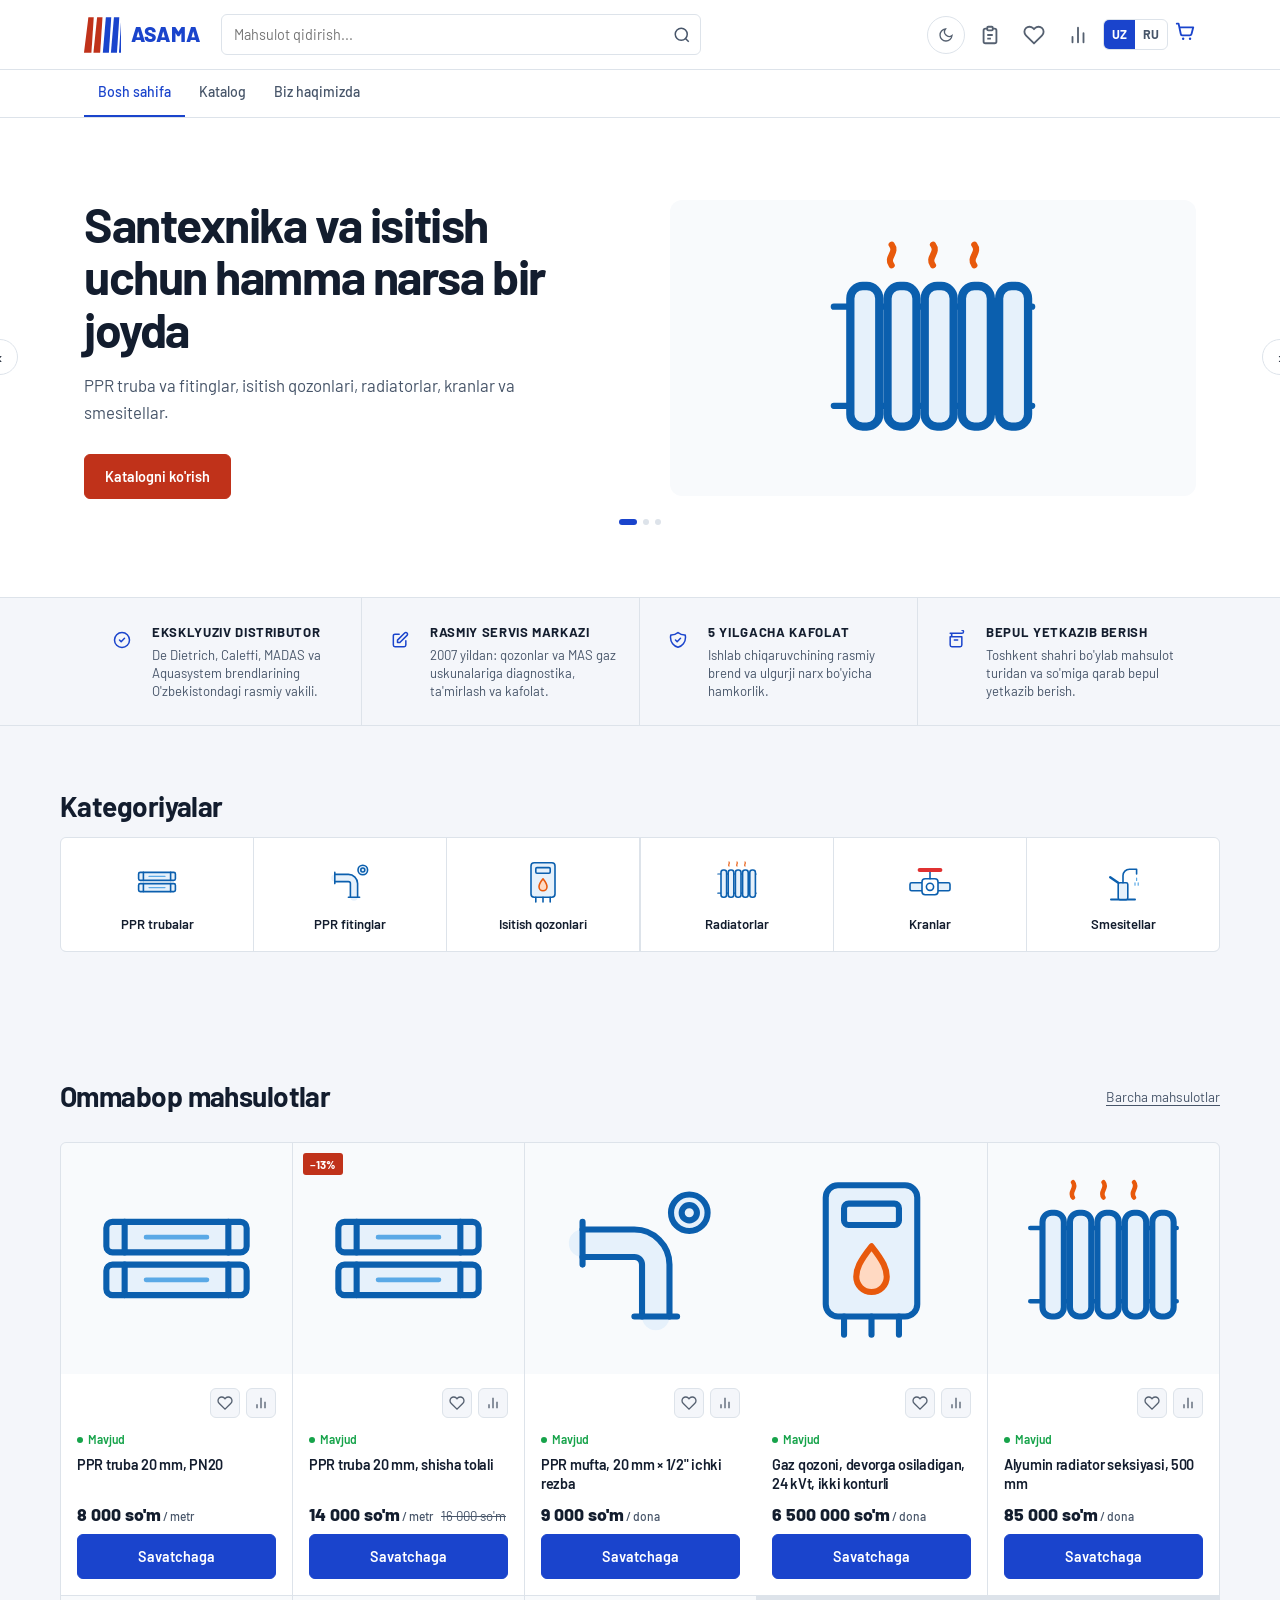
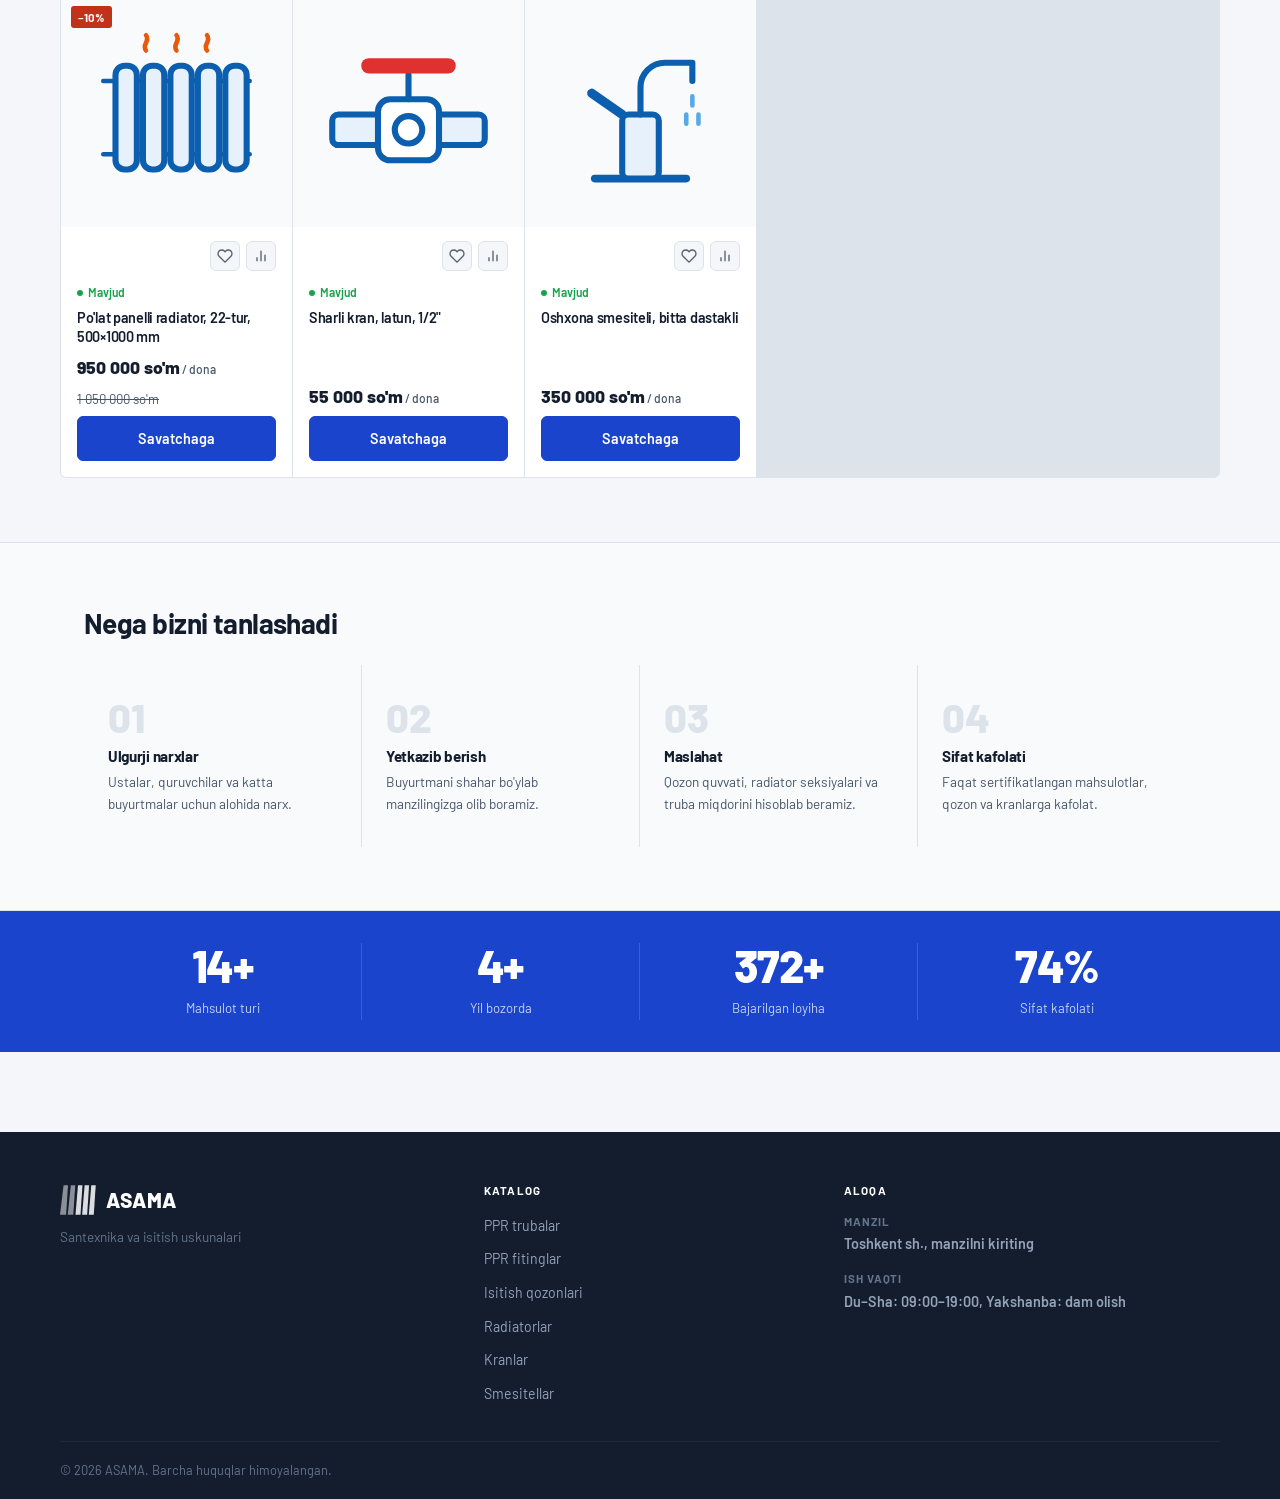
<file: index.html>
<!doctype html>
<html lang="uz">
<head>
  <meta charset="utf-8">
  <meta name="viewport" content="width=device-width, initial-scale=1">
  <title>ASAMA | Santexnika va isitish uskunalari</title>
  <meta name="description" content="PPR truba va fitinglar, isitish qozonlari, radiatorlar, kranlar va smesitellar. Chakana va ulgurji narxlar, yetkazib berish.">
  <meta property="og:type" content="website">
  <meta property="og:site_name" content="ASAMA">
  <meta property="og:title" content="ASAMA | Santexnika va isitish uskunalari">
  <meta property="og:description" content="PPR truba va fitinglar, isitish qozonlari, radiatorlar, kranlar va smesitellar. Chakana va ulgurji narxlar, yetkazib berish.">
  <link rel="manifest" href="manifest.json">
  <meta name="theme-color" content="#1A44CC">
  <link rel="icon" href="favicon.svg" type="image/svg+xml">
    <link rel="preconnect" href="https://fonts.googleapis.com">
  <link rel="preconnect" href="https://fonts.gstatic.com" crossorigin>
  <link rel="stylesheet" href="https://fonts.googleapis.com/css2?family=Barlow:wght@400;500;600;700&display=swap">
  <link rel="stylesheet" href="assets/css/style.css?v=10">
  <link rel="stylesheet" href="assets/css/features.css?v=10">
  <link rel="stylesheet" href="assets/css/more-features.css?v=10">
  <link rel="stylesheet" href="assets/css/new-features.css?v=10">
  <link rel="stylesheet" href="assets/css/animate.css?v=10">
</head>
<body data-page="home">
  <noscript><p>Sayt ishlashi uchun brauzerda JavaScript'ni yoqing. / Для работы сайта включите JavaScript.</p></noscript>
  <header id="site-header"></header>
  <main id="app"></main>
  <footer id="site-footer"></footer>
  <script src="assets/js/config.js?v=10"></script>
  <script src="assets/js/i18n.js?v=10"></script>
  <script src="assets/js/products.js?v=10"></script>
  <script src="assets/js/features.js?v=10"></script>
  <script src="assets/js/more-features.js?v=10"></script>
  <script src="assets/js/new-features.js?v=10"></script>
  <script src="assets/js/animate.js?v=10"></script>
  <script src="assets/js/app.js?v=10"></script>
</body>
</html>
</file>
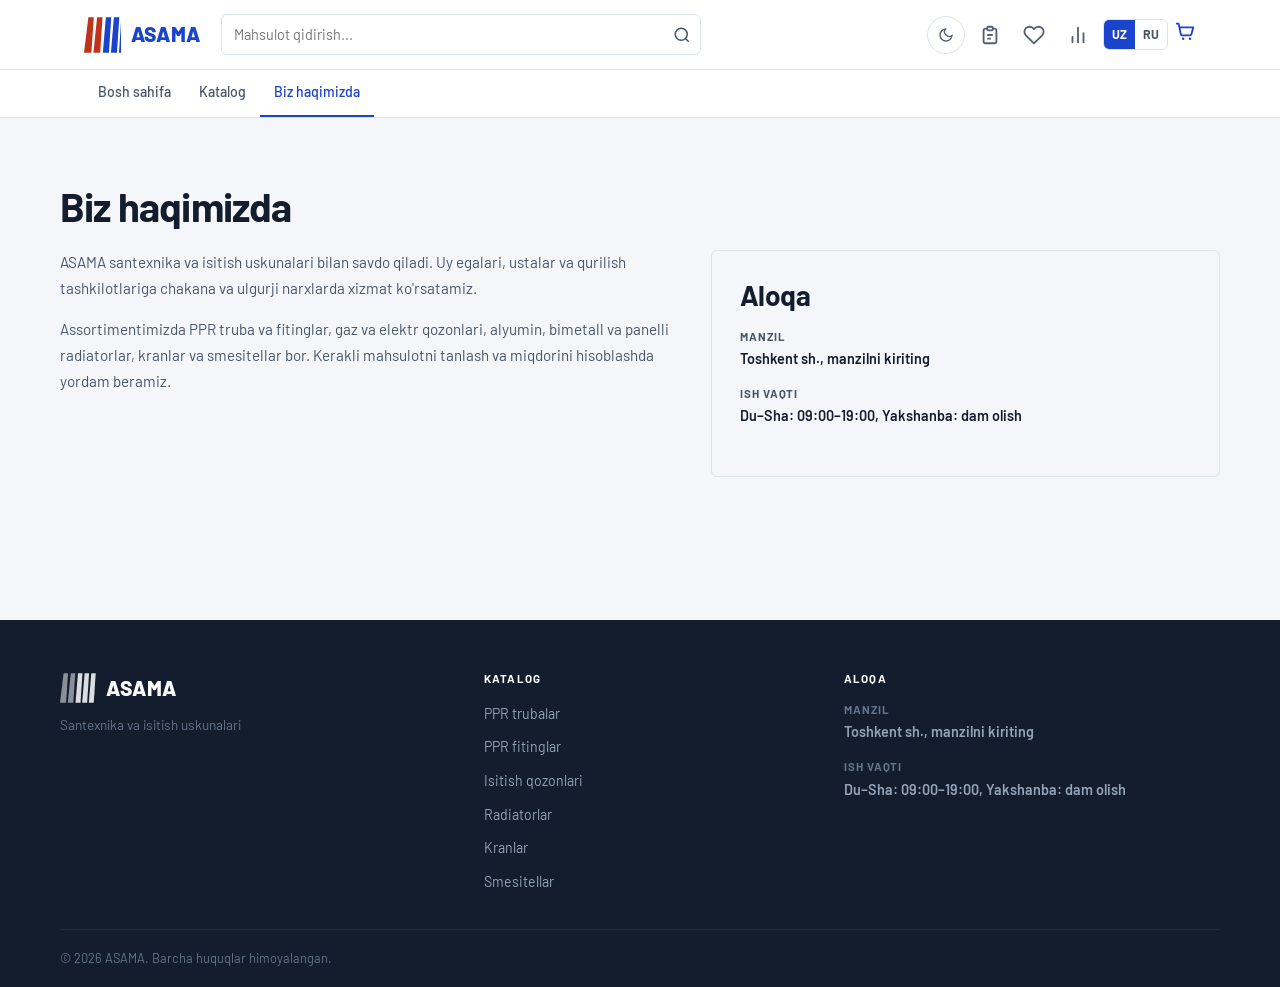
<file: about.html>
<!doctype html>
<html lang="uz">
<head>
  <meta charset="utf-8">
  <meta name="viewport" content="width=device-width, initial-scale=1">
  <title>Biz haqimizda va aloqa | ASAMA</title>
  <meta name="description" content="PPR truba va fitinglar, isitish qozonlari, radiatorlar, kranlar va smesitellar. Chakana va ulgurji narxlar, yetkazib berish.">
  <meta property="og:type" content="website">
  <meta property="og:site_name" content="ASAMA">
  <meta property="og:title" content="Biz haqimizda va aloqa | ASAMA">
  <meta property="og:description" content="PPR truba va fitinglar, isitish qozonlari, radiatorlar, kranlar va smesitellar. Chakana va ulgurji narxlar, yetkazib berish.">
  <link rel="manifest" href="manifest.json">
  <meta name="theme-color" content="#1A44CC">
  <link rel="icon" href="favicon.svg" type="image/svg+xml">
    <link rel="preconnect" href="https://fonts.googleapis.com">
  <link rel="preconnect" href="https://fonts.gstatic.com" crossorigin>
  <link rel="stylesheet" href="https://fonts.googleapis.com/css2?family=Barlow:wght@400;500;600;700&display=swap">
  <link rel="stylesheet" href="assets/css/style.css?v=10">
  <link rel="stylesheet" href="assets/css/features.css?v=10">
  <link rel="stylesheet" href="assets/css/more-features.css?v=10">
  <link rel="stylesheet" href="assets/css/new-features.css?v=10">
  <link rel="stylesheet" href="assets/css/animate.css?v=10">
</head>
<body data-page="about">
  <noscript><p>Sayt ishlashi uchun brauzerda JavaScript'ni yoqing. / Для работы сайта включите JavaScript.</p></noscript>
  <header id="site-header"></header>
  <main id="app"></main>
  <footer id="site-footer"></footer>
  <script src="assets/js/config.js?v=10"></script>
  <script src="assets/js/i18n.js?v=10"></script>
  <script src="assets/js/products.js?v=10"></script>
  <script src="assets/js/features.js?v=10"></script>
  <script src="assets/js/more-features.js?v=10"></script>
  <script src="assets/js/new-features.js?v=10"></script>
  <script src="assets/js/animate.js?v=10"></script>
  <script src="assets/js/app.js?v=10"></script>
</body>
</html>
</file>
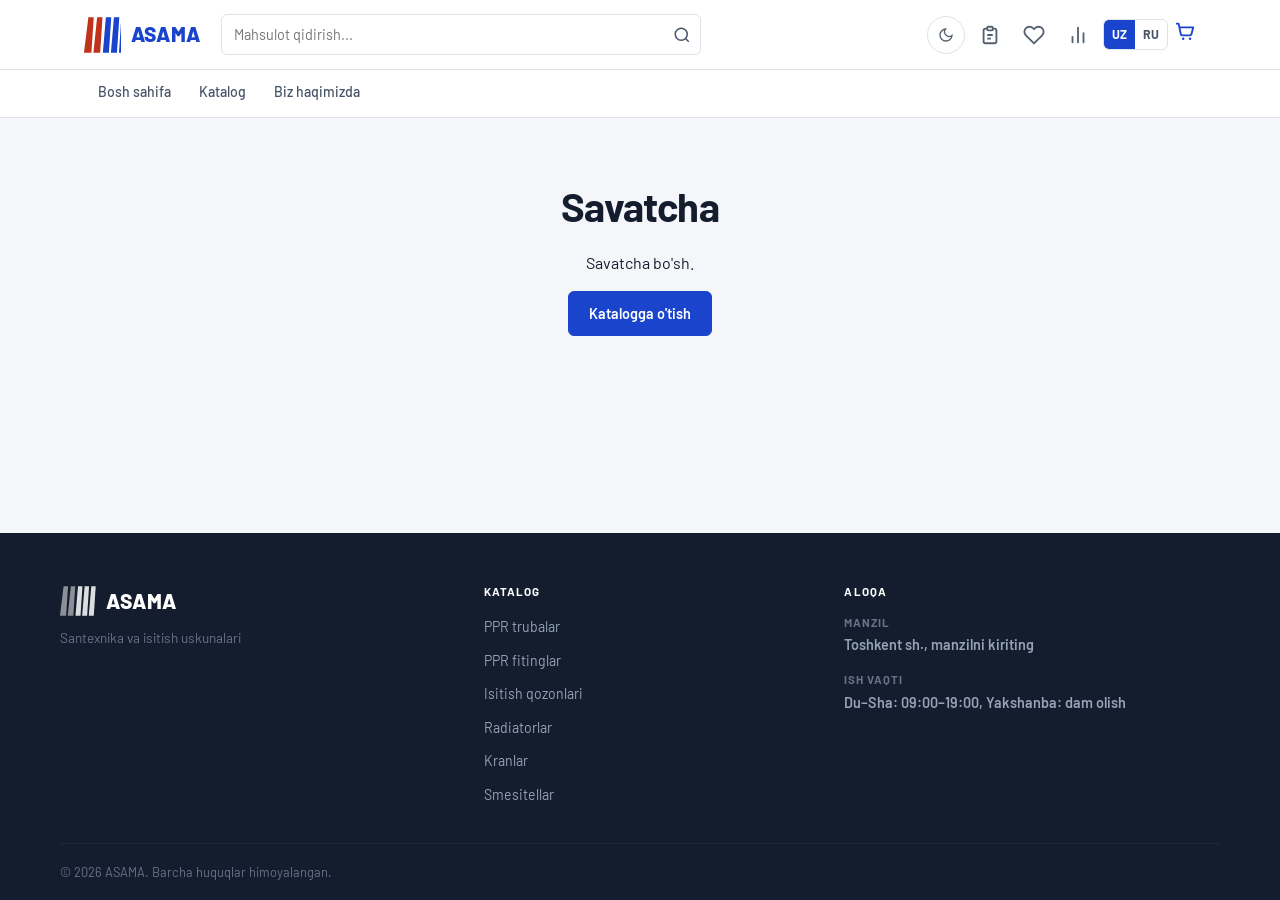
<file: cart.html>
<!doctype html>
<html lang="uz">
<head>
  <meta charset="utf-8">
  <meta name="viewport" content="width=device-width, initial-scale=1">
  <title>Savatcha | ASAMA</title>
  <meta name="robots" content="noindex">
  <meta name="description" content="PPR truba va fitinglar, isitish qozonlari, radiatorlar, kranlar va smesitellar. Chakana va ulgurji narxlar, yetkazib berish.">
  <meta property="og:type" content="website">
  <meta property="og:site_name" content="ASAMA">
  <meta property="og:title" content="Savatcha | ASAMA">
  <meta property="og:description" content="PPR truba va fitinglar, isitish qozonlari, radiatorlar, kranlar va smesitellar. Chakana va ulgurji narxlar, yetkazib berish.">
  <link rel="manifest" href="manifest.json">
  <meta name="theme-color" content="#1A44CC">
  <link rel="icon" href="favicon.svg" type="image/svg+xml">
    <link rel="preconnect" href="https://fonts.googleapis.com">
  <link rel="preconnect" href="https://fonts.gstatic.com" crossorigin>
  <link rel="stylesheet" href="https://fonts.googleapis.com/css2?family=Barlow:wght@400;500;600;700&display=swap">
  <link rel="stylesheet" href="assets/css/style.css?v=10">
  <link rel="stylesheet" href="assets/css/features.css?v=10">
  <link rel="stylesheet" href="assets/css/more-features.css?v=10">
  <link rel="stylesheet" href="assets/css/new-features.css?v=10">
  <link rel="stylesheet" href="assets/css/animate.css?v=10">
</head>
<body data-page="cart">
  <noscript><p>Sayt ishlashi uchun brauzerda JavaScript'ni yoqing. / Для работы сайта включите JavaScript.</p></noscript>
  <header id="site-header"></header>
  <main id="app"></main>
  <footer id="site-footer"></footer>
  <script src="assets/js/config.js?v=10"></script>
  <script src="assets/js/i18n.js?v=10"></script>
  <script src="assets/js/products.js?v=10"></script>
  <script src="assets/js/features.js?v=10"></script>
  <script src="assets/js/more-features.js?v=10"></script>
  <script src="assets/js/new-features.js?v=10"></script>
  <script src="assets/js/animate.js?v=10"></script>
  <script src="assets/js/app.js?v=10"></script>
</body>
</html>
</file>
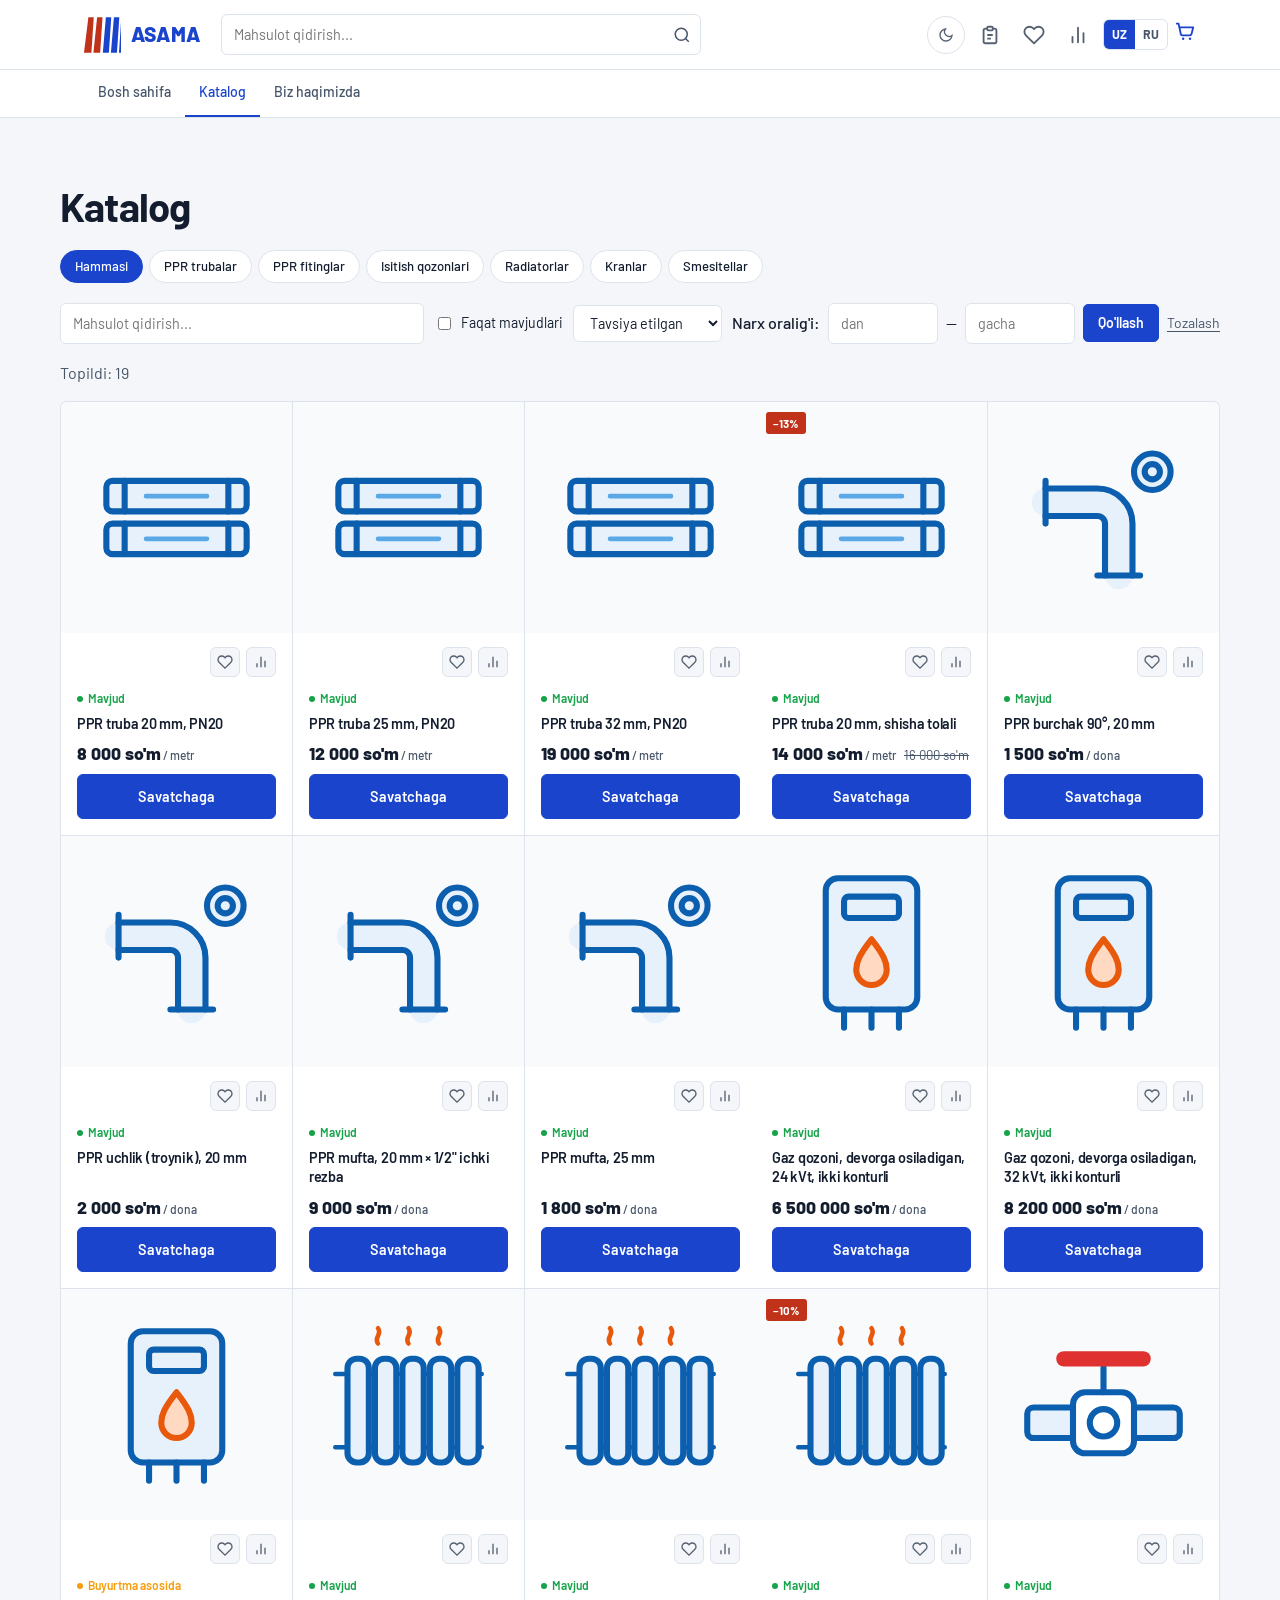
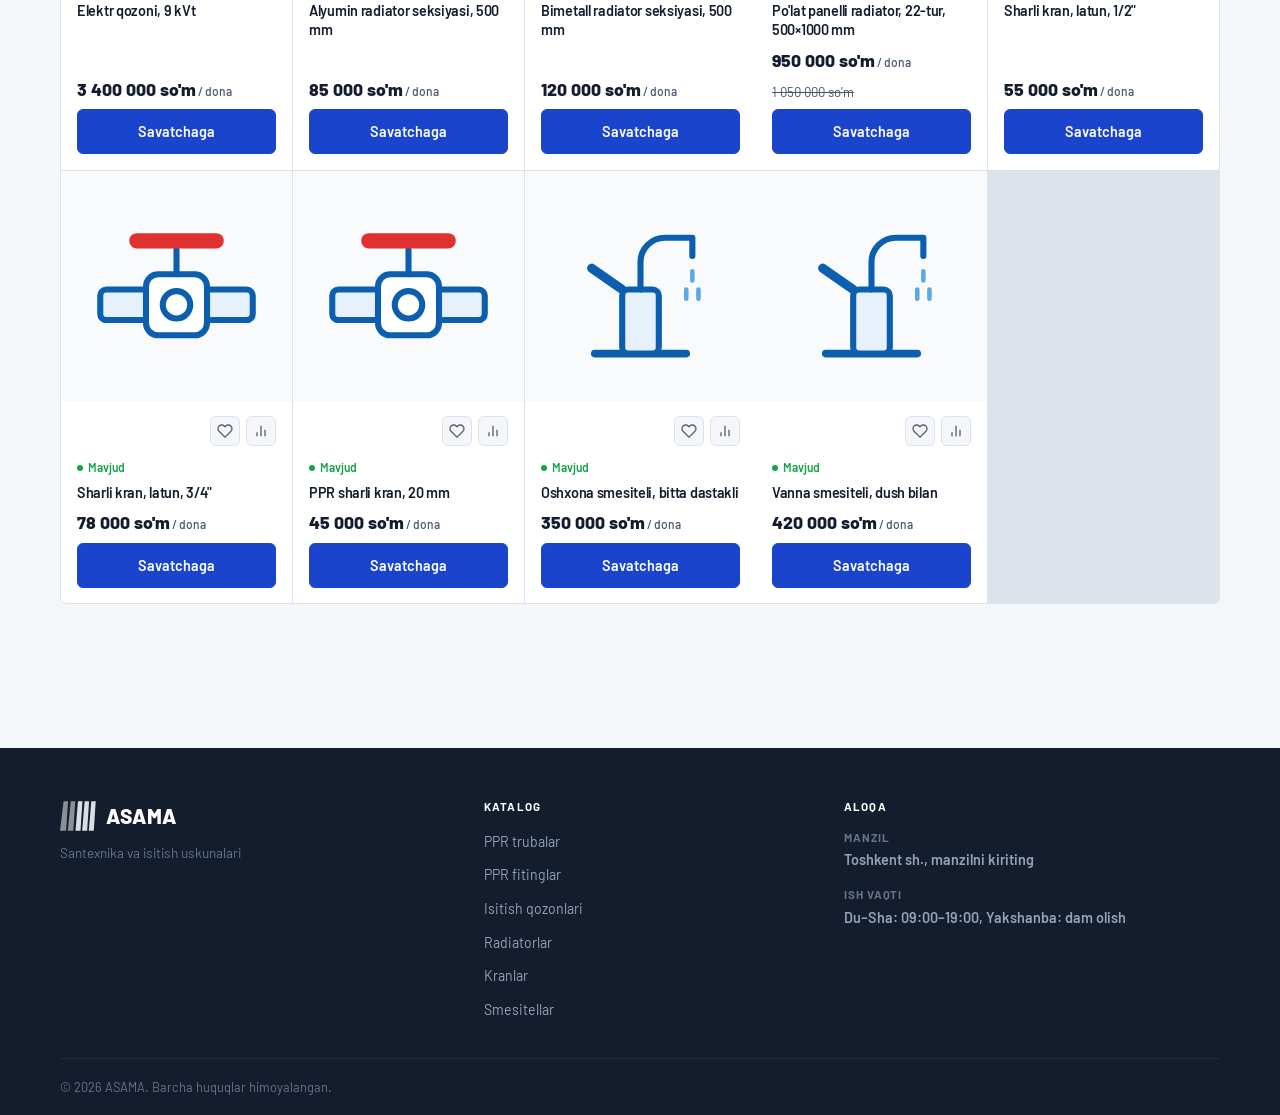
<file: catalog.html>
<!doctype html>
<html lang="uz">
<head>
  <meta charset="utf-8">
  <meta name="viewport" content="width=device-width, initial-scale=1">
  <title>Katalog | ASAMA</title>
  <meta name="description" content="PPR truba va fitinglar, isitish qozonlari, radiatorlar, kranlar va smesitellar. Chakana va ulgurji narxlar, yetkazib berish.">
  <meta property="og:type" content="website">
  <meta property="og:site_name" content="ASAMA">
  <meta property="og:title" content="Katalog | ASAMA">
  <meta property="og:description" content="PPR truba va fitinglar, isitish qozonlari, radiatorlar, kranlar va smesitellar. Chakana va ulgurji narxlar, yetkazib berish.">
  <link rel="manifest" href="manifest.json">
  <meta name="theme-color" content="#1A44CC">
  <link rel="icon" href="favicon.svg" type="image/svg+xml">
    <link rel="preconnect" href="https://fonts.googleapis.com">
  <link rel="preconnect" href="https://fonts.gstatic.com" crossorigin>
  <link rel="stylesheet" href="https://fonts.googleapis.com/css2?family=Barlow:wght@400;500;600;700&display=swap">
  <link rel="stylesheet" href="assets/css/style.css?v=10">
  <link rel="stylesheet" href="assets/css/features.css?v=10">
  <link rel="stylesheet" href="assets/css/more-features.css?v=10">
  <link rel="stylesheet" href="assets/css/new-features.css?v=10">
  <link rel="stylesheet" href="assets/css/animate.css?v=10">
</head>
<body data-page="catalog">
  <noscript><p>Sayt ishlashi uchun brauzerda JavaScript'ni yoqing. / Для работы сайта включите JavaScript.</p></noscript>
  <header id="site-header"></header>
  <main id="app"></main>
  <footer id="site-footer"></footer>
  <script src="assets/js/config.js?v=10"></script>
  <script src="assets/js/i18n.js?v=10"></script>
  <script src="assets/js/products.js?v=10"></script>
  <script src="assets/js/features.js?v=10"></script>
  <script src="assets/js/more-features.js?v=10"></script>
  <script src="assets/js/new-features.js?v=10"></script>
  <script src="assets/js/animate.js?v=10"></script>
  <script src="assets/js/app.js?v=10"></script>
</body>
</html>
</file>
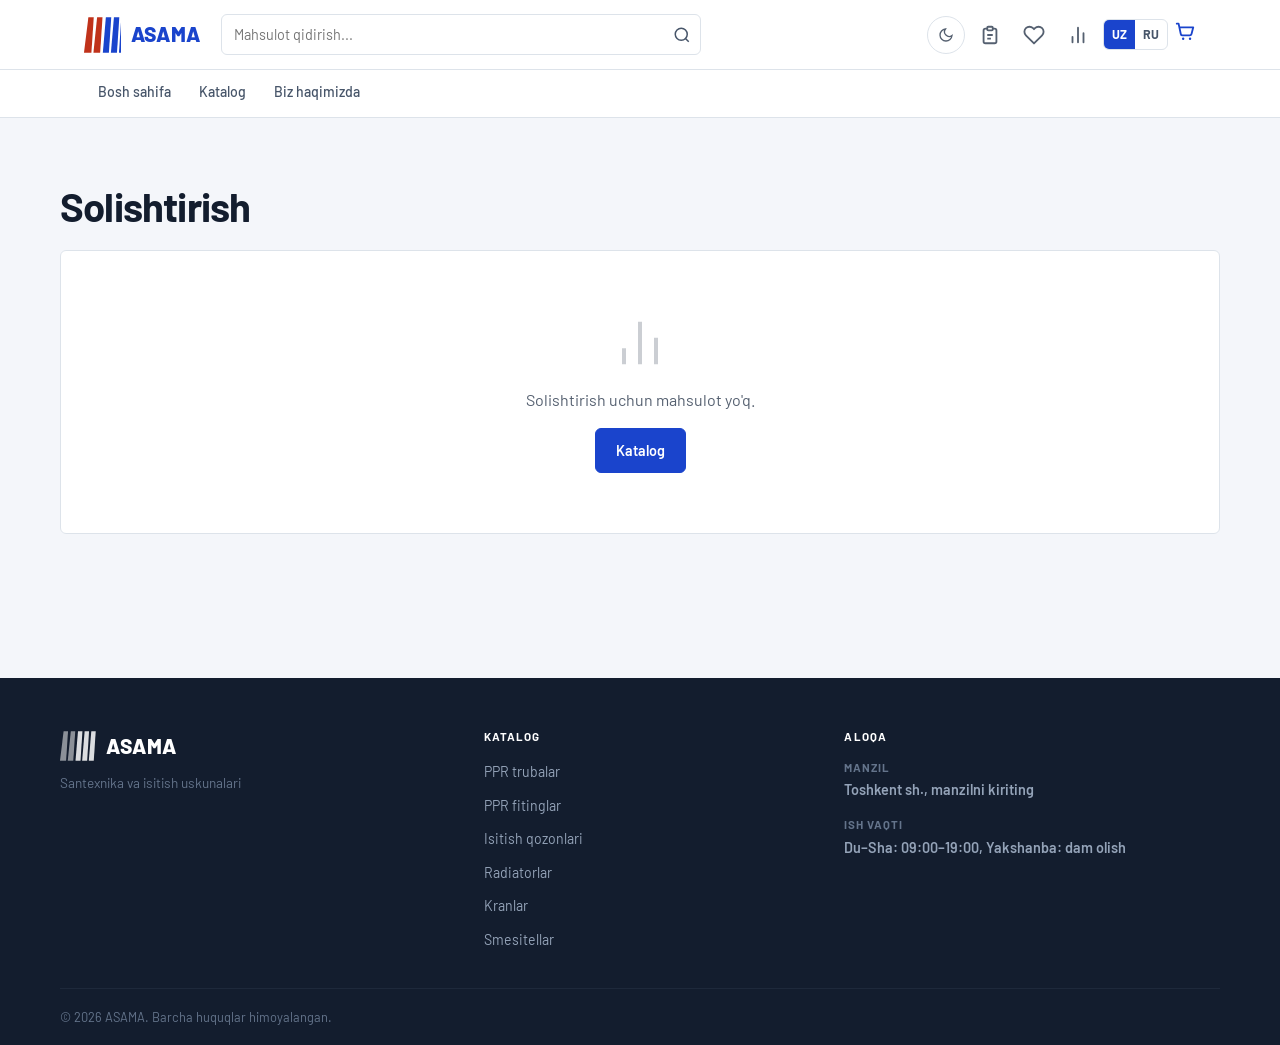
<file: compare.html>
<!doctype html>
<html lang="uz">
<head>
  <meta charset="utf-8">
  <meta name="viewport" content="width=device-width, initial-scale=1">
  <title>Solishtirish | ASAMA</title>
  <meta name="robots" content="noindex">
  <link rel="icon" href="favicon.svg" type="image/svg+xml">
  <link rel="manifest" href="manifest.json">
  <meta name="theme-color" content="#1A44CC">
  <link rel="preconnect" href="https://fonts.googleapis.com">
  <link rel="preconnect" href="https://fonts.gstatic.com" crossorigin>
  <link rel="stylesheet" href="https://fonts.googleapis.com/css2?family=Barlow:wght@400;500;600;700;800&display=swap">
  <link rel="stylesheet" href="assets/css/style.css?v=10">
  <link rel="stylesheet" href="assets/css/animate.css?v=10">
  <link rel="stylesheet" href="assets/css/features.css?v=10">
  <link rel="stylesheet" href="assets/css/more-features.css?v=10">
  <link rel="stylesheet" href="assets/css/new-features.css?v=10">
</head>
<body data-page="compare">
  <header id="site-header"></header>
  <main id="app"></main>
  <footer id="site-footer"></footer>
  <script src="assets/js/config.js?v=10"></script>
  <script src="assets/js/i18n.js?v=10"></script>
  <script src="assets/js/products.js?v=10"></script>
  <script src="assets/js/features.js?v=10"></script>
  <script src="assets/js/more-features.js?v=10"></script>
  <script src="assets/js/new-features.js?v=10"></script>
  <script src="assets/js/animate.js?v=10"></script>
  <script src="assets/js/app.js?v=10"></script>
</body>
</html>
</file>
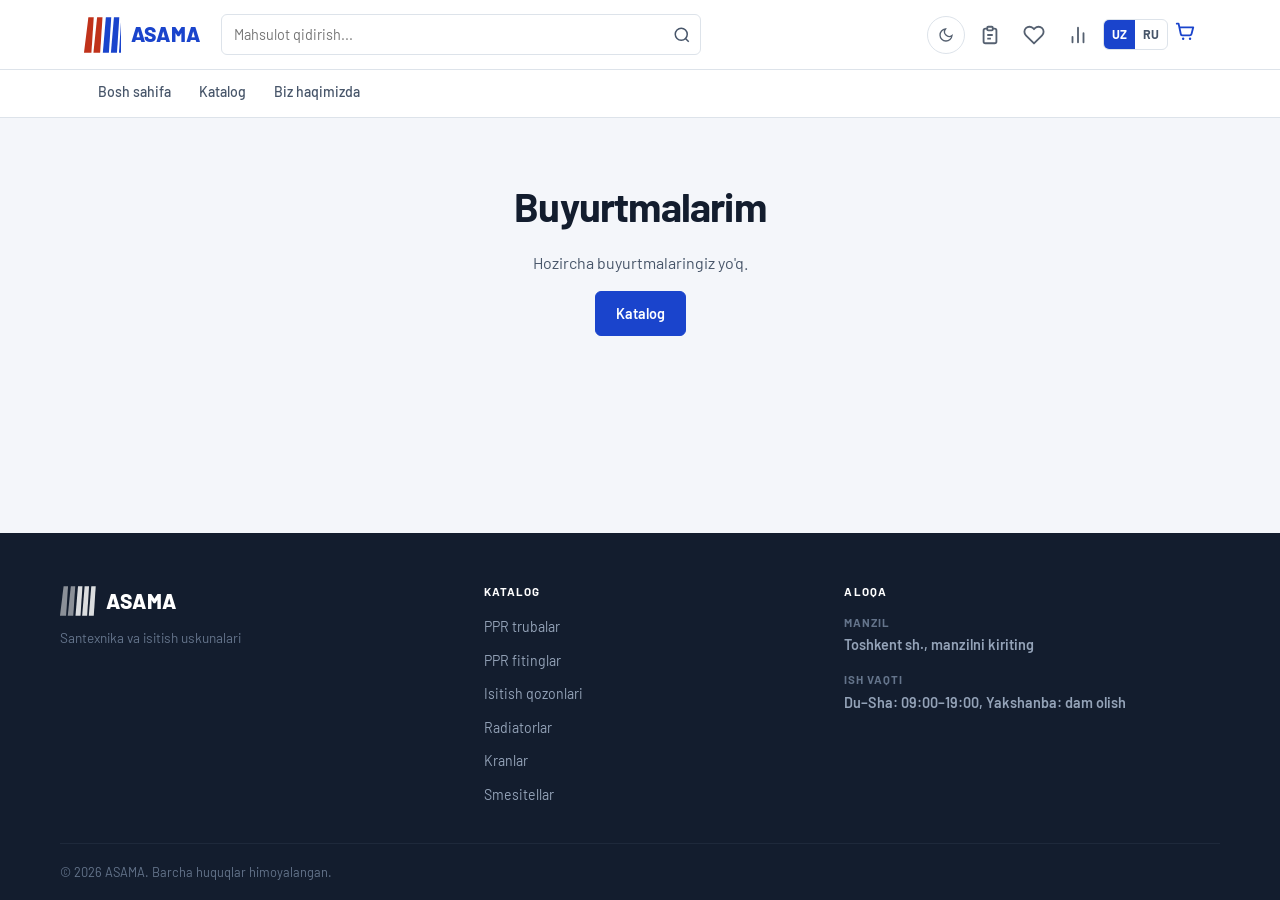
<file: orders.html>
<!doctype html>
<html lang="uz">
<head>
  <meta charset="utf-8">
  <meta name="viewport" content="width=device-width, initial-scale=1">
  <title>Buyurtmalarim | ASAMA</title>
  <meta name="robots" content="noindex">
  <link rel="icon" href="favicon.svg" type="image/svg+xml">
  <link rel="manifest" href="manifest.json">
  <meta name="theme-color" content="#1A44CC">
  <link rel="preconnect" href="https://fonts.googleapis.com">
  <link rel="preconnect" href="https://fonts.gstatic.com" crossorigin>
  <link rel="stylesheet" href="https://fonts.googleapis.com/css2?family=Barlow:wght@400;500;600;700;800&display=swap">
  <link rel="stylesheet" href="assets/css/style.css?v=10">
  <link rel="stylesheet" href="assets/css/animate.css?v=10">
  <link rel="stylesheet" href="assets/css/features.css?v=10">
  <link rel="stylesheet" href="assets/css/more-features.css?v=10">
  <link rel="stylesheet" href="assets/css/new-features.css?v=10">
</head>
<body data-page="orders">
  <header id="site-header"></header>
  <main id="app"></main>
  <footer id="site-footer"></footer>
  <script src="assets/js/config.js?v=10"></script>
  <script src="assets/js/i18n.js?v=10"></script>
  <script src="assets/js/products.js?v=10"></script>
  <script src="assets/js/features.js?v=10"></script>
  <script src="assets/js/more-features.js?v=10"></script>
  <script src="assets/js/new-features.js?v=10"></script>
  <script src="assets/js/animate.js?v=10"></script>
  <script src="assets/js/app.js?v=10"></script>
</body>
</html>
</file>
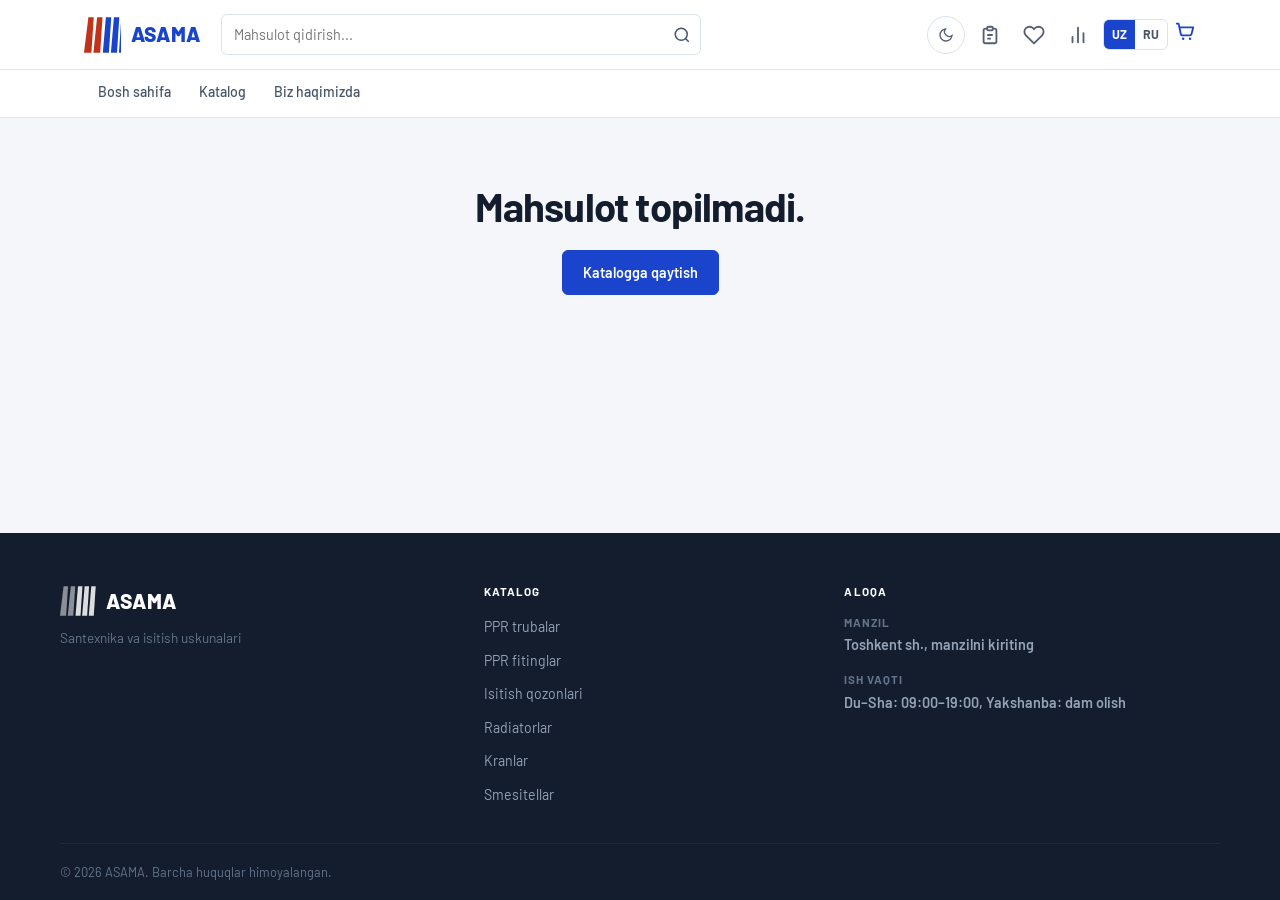
<file: product.html>
<!doctype html>
<html lang="uz">
<head>
  <meta charset="utf-8">
  <meta name="viewport" content="width=device-width, initial-scale=1">
  <title>Mahsulot | ASAMA</title>
  <meta name="description" content="PPR truba va fitinglar, isitish qozonlari, radiatorlar, kranlar va smesitellar. Chakana va ulgurji narxlar, yetkazib berish.">
  <meta property="og:type" content="website">
  <meta property="og:site_name" content="ASAMA">
  <meta property="og:title" content="Mahsulot | ASAMA">
  <meta property="og:description" content="PPR truba va fitinglar, isitish qozonlari, radiatorlar, kranlar va smesitellar. Chakana va ulgurji narxlar, yetkazib berish.">
  <link rel="manifest" href="manifest.json">
  <meta name="theme-color" content="#1A44CC">
  <link rel="icon" href="favicon.svg" type="image/svg+xml">
    <link rel="preconnect" href="https://fonts.googleapis.com">
  <link rel="preconnect" href="https://fonts.gstatic.com" crossorigin>
  <link rel="stylesheet" href="https://fonts.googleapis.com/css2?family=Barlow:wght@400;500;600;700&display=swap">
  <link rel="stylesheet" href="assets/css/style.css?v=10">
  <link rel="stylesheet" href="assets/css/features.css?v=10">
  <link rel="stylesheet" href="assets/css/more-features.css?v=10">
  <link rel="stylesheet" href="assets/css/new-features.css?v=10">
  <link rel="stylesheet" href="assets/css/animate.css?v=10">
</head>
<body data-page="product">
  <noscript><p>Sayt ishlashi uchun brauzerda JavaScript'ni yoqing. / Для работы сайта включите JavaScript.</p></noscript>
  <header id="site-header"></header>
  <main id="app"></main>
  <footer id="site-footer"></footer>
  <script src="assets/js/config.js?v=10"></script>
  <script src="assets/js/i18n.js?v=10"></script>
  <script src="assets/js/products.js?v=10"></script>
  <script src="assets/js/features.js?v=10"></script>
  <script src="assets/js/more-features.js?v=10"></script>
  <script src="assets/js/new-features.js?v=10"></script>
  <script src="assets/js/animate.js?v=10"></script>
  <script src="assets/js/app.js?v=10"></script>
</body>
</html>
</file>
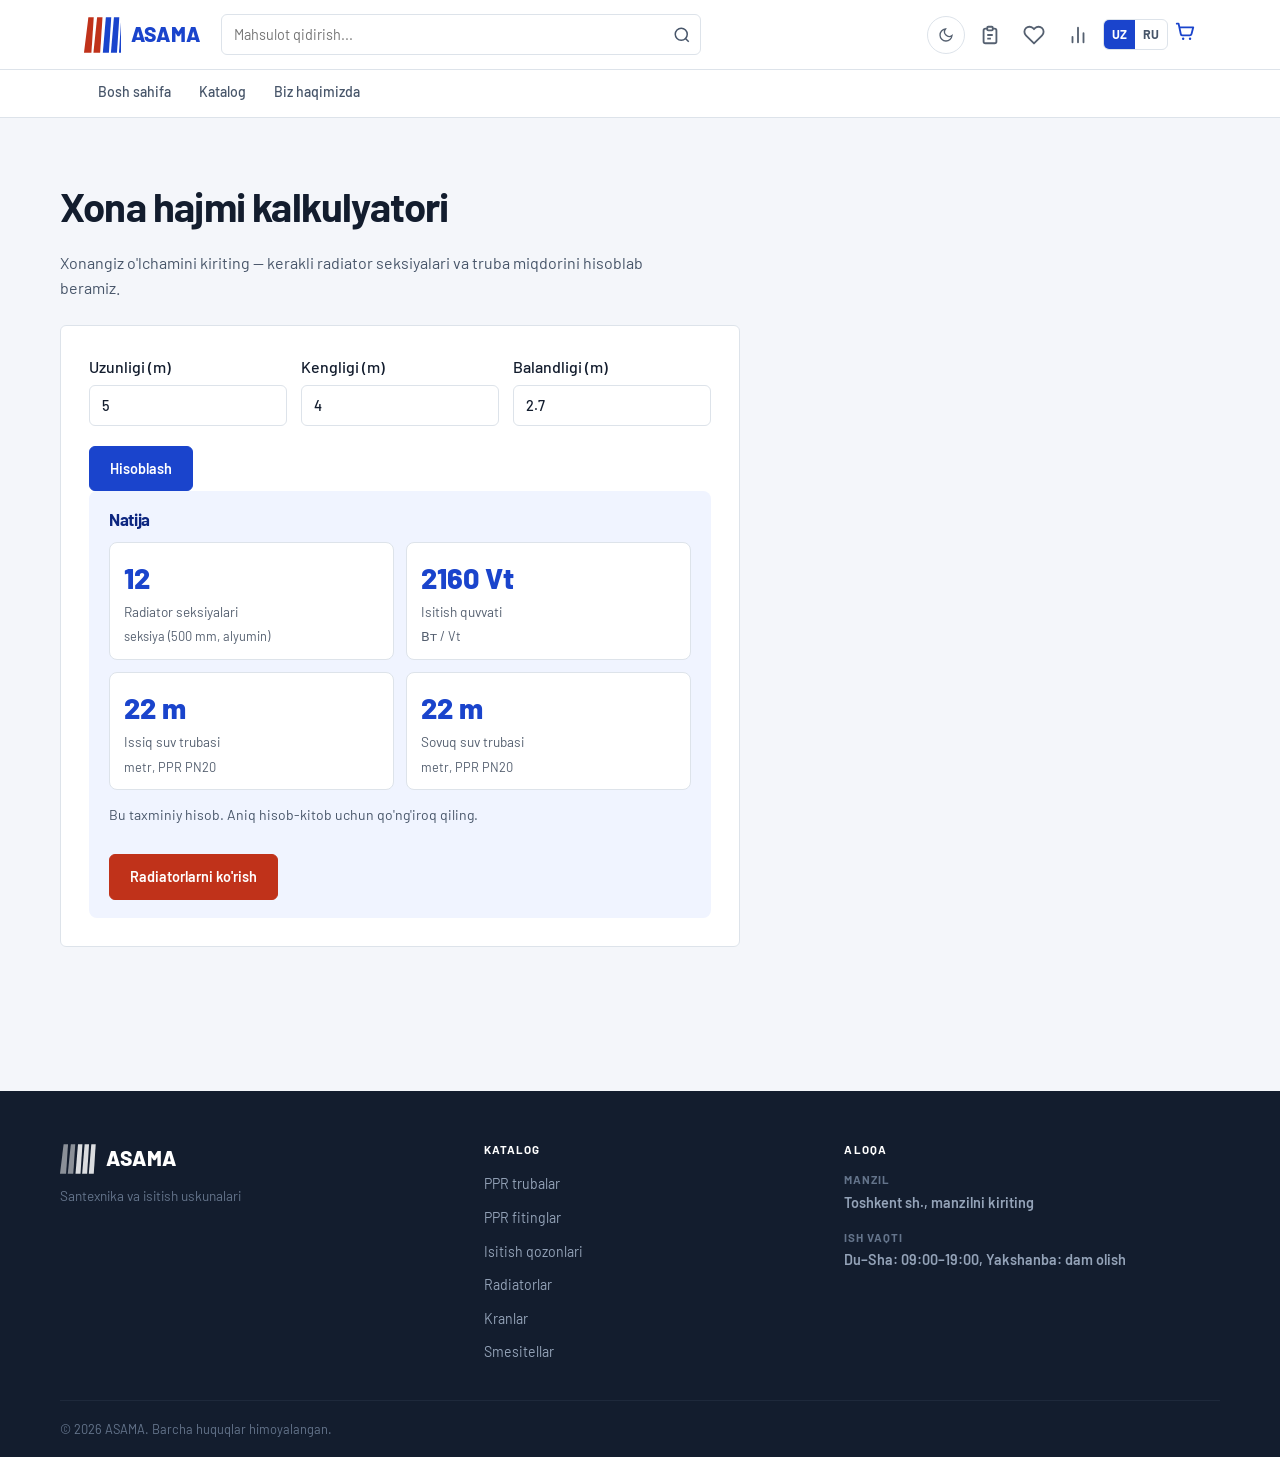
<file: room-calc.html>
<!doctype html>
<html lang="uz">
<head>
  <meta charset="utf-8">
  <meta name="viewport" content="width=device-width, initial-scale=1">
  <title>Hajm kalkulyatori | ASAMA</title>
  <meta name="robots" content="noindex">
  <link rel="icon" href="favicon.svg" type="image/svg+xml">
  <link rel="manifest" href="manifest.json">
  <meta name="theme-color" content="#1A44CC">
  <link rel="preconnect" href="https://fonts.googleapis.com">
  <link rel="preconnect" href="https://fonts.gstatic.com" crossorigin>
  <link rel="stylesheet" href="https://fonts.googleapis.com/css2?family=Barlow:wght@400;500;600;700;800&display=swap">
  <link rel="stylesheet" href="assets/css/style.css?v=10">
  <link rel="stylesheet" href="assets/css/animate.css?v=10">
  <link rel="stylesheet" href="assets/css/features.css?v=10">
  <link rel="stylesheet" href="assets/css/more-features.css?v=10">
  <link rel="stylesheet" href="assets/css/new-features.css?v=10">
</head>
<body data-page="room-calc">
  <header id="site-header"></header>
  <main id="app"></main>
  <footer id="site-footer"></footer>
  <script src="assets/js/config.js?v=10"></script>
  <script src="assets/js/i18n.js?v=10"></script>
  <script src="assets/js/products.js?v=10"></script>
  <script src="assets/js/features.js?v=10"></script>
  <script src="assets/js/more-features.js?v=10"></script>
  <script src="assets/js/new-features.js?v=10"></script>
  <script src="assets/js/animate.js?v=10"></script>
  <script src="assets/js/app.js?v=10"></script>
</body>
</html>
</file>
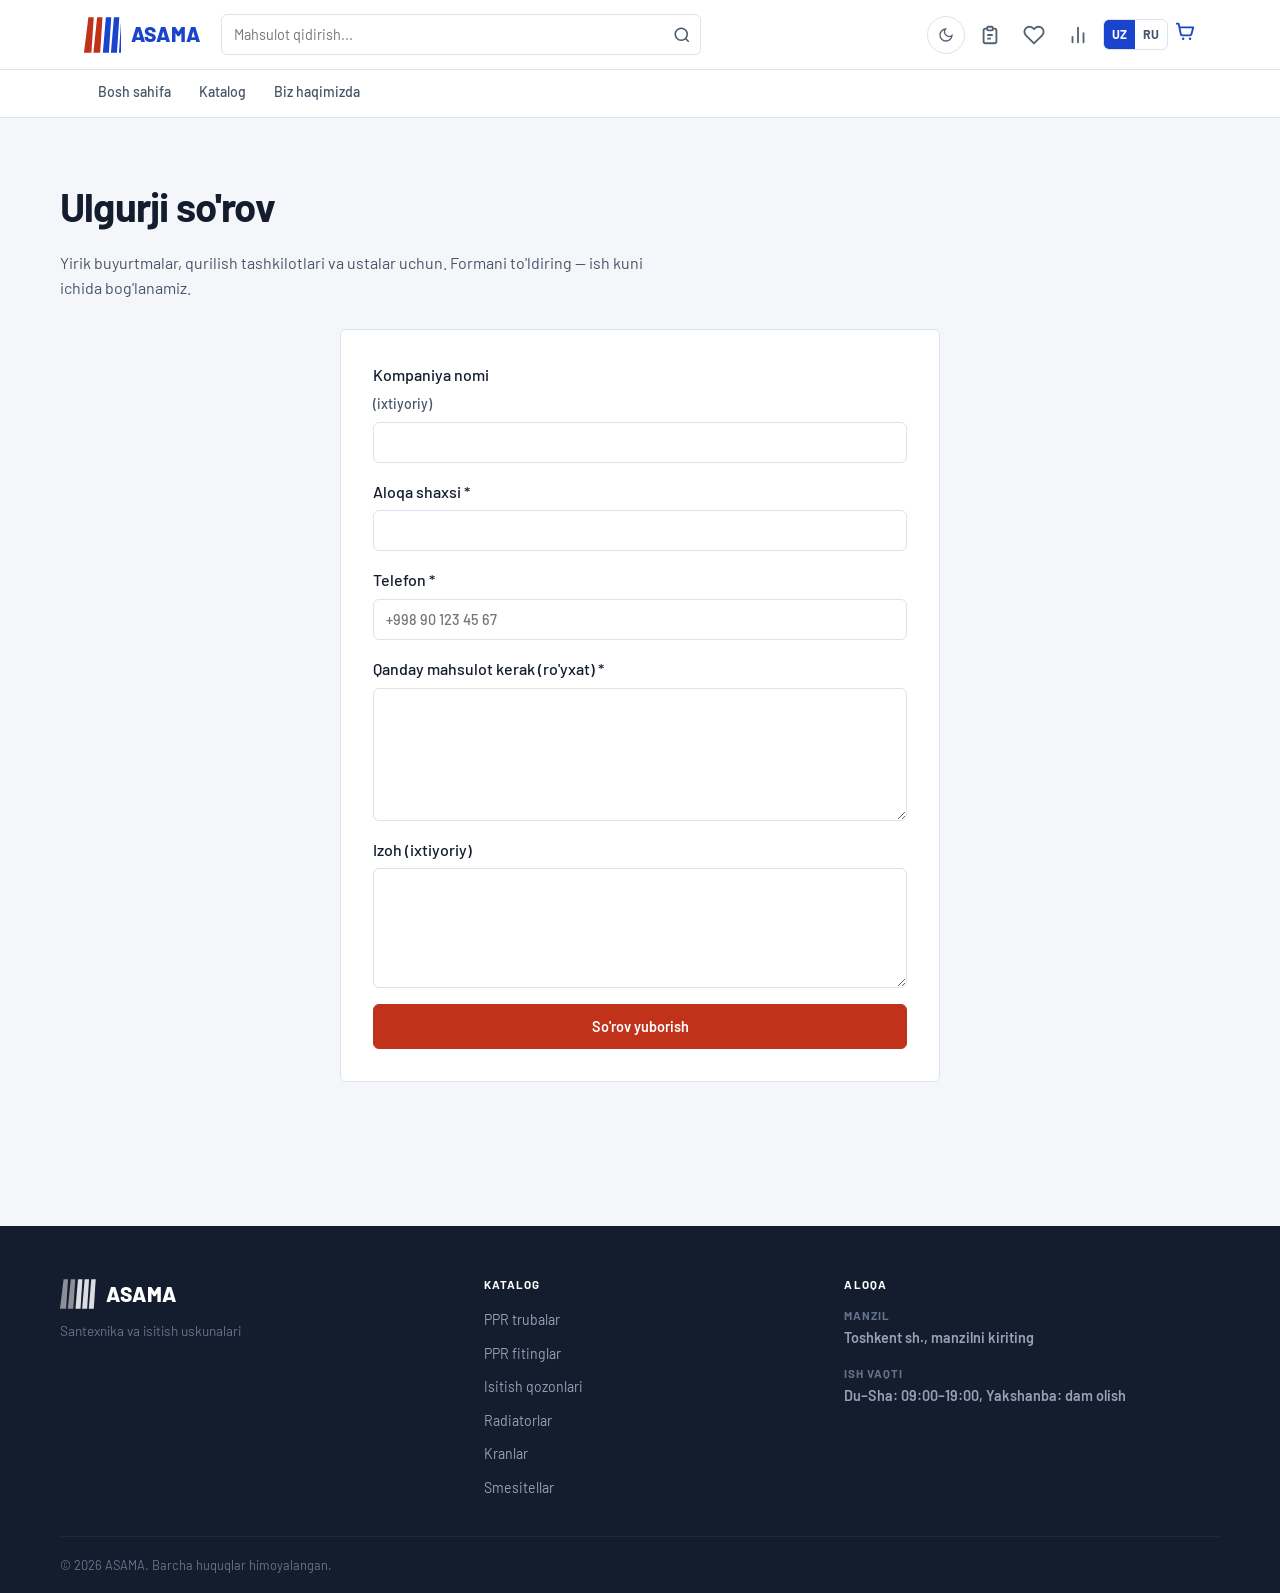
<file: wholesale.html>
<!doctype html>
<html lang="uz">
<head>
  <meta charset="utf-8">
  <meta name="viewport" content="width=device-width, initial-scale=1">
  <title>Ulgurji so'rov | ASAMA</title>
  <meta name="robots" content="noindex">
  <link rel="icon" href="favicon.svg" type="image/svg+xml">
  <link rel="manifest" href="manifest.json">
  <meta name="theme-color" content="#1A44CC">
  <link rel="preconnect" href="https://fonts.googleapis.com">
  <link rel="preconnect" href="https://fonts.gstatic.com" crossorigin>
  <link rel="stylesheet" href="https://fonts.googleapis.com/css2?family=Barlow:wght@400;500;600;700;800&display=swap">
  <link rel="stylesheet" href="assets/css/style.css?v=10">
  <link rel="stylesheet" href="assets/css/animate.css?v=10">
  <link rel="stylesheet" href="assets/css/features.css?v=10">
  <link rel="stylesheet" href="assets/css/more-features.css?v=10">
  <link rel="stylesheet" href="assets/css/new-features.css?v=10">
</head>
<body data-page="wholesale">
  <header id="site-header"></header>
  <main id="app"></main>
  <footer id="site-footer"></footer>
  <script src="assets/js/config.js?v=10"></script>
  <script src="assets/js/i18n.js?v=10"></script>
  <script src="assets/js/products.js?v=10"></script>
  <script src="assets/js/features.js?v=10"></script>
  <script src="assets/js/more-features.js?v=10"></script>
  <script src="assets/js/new-features.js?v=10"></script>
  <script src="assets/js/animate.js?v=10"></script>
  <script src="assets/js/app.js?v=10"></script>
</body>
</html>
</file>
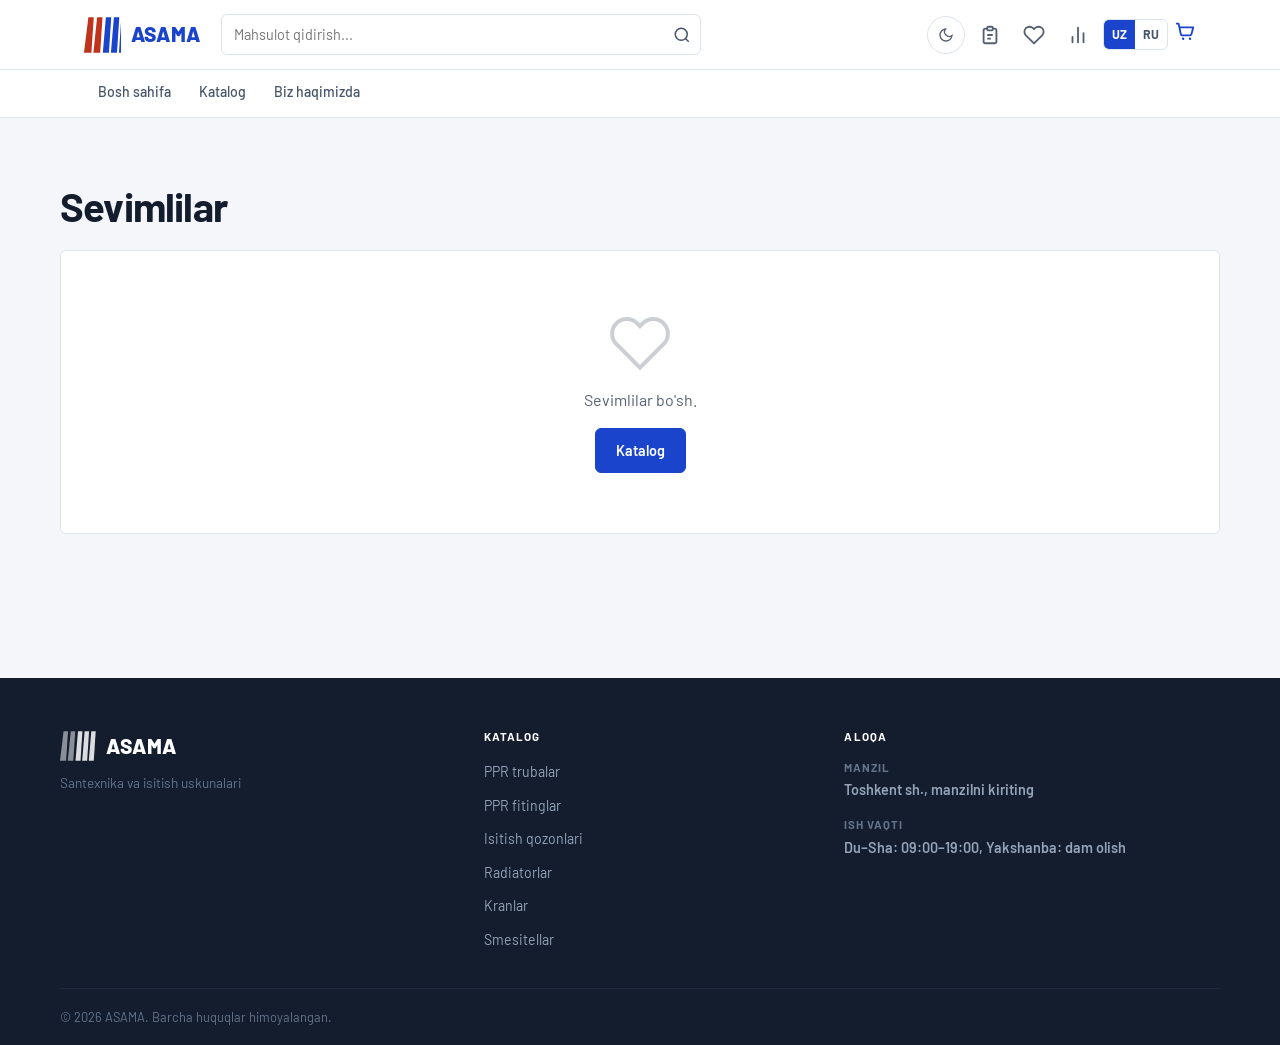
<file: wishlist.html>
<!doctype html>
<html lang="uz">
<head>
  <meta charset="utf-8">
  <meta name="viewport" content="width=device-width, initial-scale=1">
  <title>Sevimlilar | ASAMA</title>
  <meta name="robots" content="noindex">
  <link rel="icon" href="favicon.svg" type="image/svg+xml">
  <link rel="manifest" href="manifest.json">
  <meta name="theme-color" content="#1A44CC">
  <link rel="preconnect" href="https://fonts.googleapis.com">
  <link rel="preconnect" href="https://fonts.gstatic.com" crossorigin>
  <link rel="stylesheet" href="https://fonts.googleapis.com/css2?family=Barlow:wght@400;500;600;700;800&display=swap">
  <link rel="stylesheet" href="assets/css/style.css?v=10">
  <link rel="stylesheet" href="assets/css/animate.css?v=10">
  <link rel="stylesheet" href="assets/css/features.css?v=10">
  <link rel="stylesheet" href="assets/css/more-features.css?v=10">
  <link rel="stylesheet" href="assets/css/new-features.css?v=10">
</head>
<body data-page="wishlist">
  <header id="site-header"></header>
  <main id="app"></main>
  <footer id="site-footer"></footer>
  <script src="assets/js/config.js?v=10"></script>
  <script src="assets/js/i18n.js?v=10"></script>
  <script src="assets/js/products.js?v=10"></script>
  <script src="assets/js/features.js?v=10"></script>
  <script src="assets/js/more-features.js?v=10"></script>
  <script src="assets/js/new-features.js?v=10"></script>
  <script src="assets/js/animate.js?v=10"></script>
  <script src="assets/js/app.js?v=10"></script>
</body>
</html>
</file>
<file: assets/css/style.css>
/* ASAMA — Minimalist dizayn */
:root {
  --blue: #1A44CC;
  --blue-dark: #0d2680;
  --blue-light: #f0f4ff;
  --accent: #C0321A;
  --text: #0f172a;
  --text2: #475569;
  --border: #e2e8f0;
  --bg: #ffffff;
  --bg2: #f8fafc;
  --white: #ffffff;
  --green: #16a34a;
  --red: #dc2626;
  --radius: 6px;
  --shadow: 0 1px 3px rgba(0,0,0,.08), 0 1px 2px rgba(0,0,0,.06);
  --shadow-md: 0 4px 16px rgba(0,0,0,.08);
  --font: "Barlow", system-ui, -apple-system, "Segoe UI", sans-serif;
}

/* ===== RESET ===== */
*, *::before, *::after { box-sizing: border-box; }
html { -webkit-text-size-adjust: 100%; scroll-behavior: smooth; }
body { margin: 0; font-family: var(--font); font-size: 16px; line-height: 1.6; color: var(--text); background: var(--bg); display: flex; flex-direction: column; min-height: 100vh; }
main { flex: 1; }
img { max-width: 100%; height: auto; display: block; }
a { color: var(--blue); text-decoration: none; }
a:hover { text-decoration: underline; }
h1, h2, h3 { line-height: 1.2; margin: 0 0 .5em; font-weight: 700; letter-spacing: -.02em; }
h1 { font-size: clamp(1.75rem, 3.5vw, 2.5rem); }
h2 { font-size: clamp(1.25rem, 2.2vw, 1.75rem); }
h3 { font-size: 1.05rem; }
p { margin: 0 0 1em; }
button, input, select, textarea { font: inherit; color: inherit; }
:focus-visible { outline: 2px solid var(--blue); outline-offset: 3px; }
[hidden] { display: none !important; }

/* ===== LAYOUT ===== */
.container { width: 100%; max-width: 1160px; margin: 0 auto; padding: 0 24px; }
.section { padding: 64px 0; }
.section-sm { padding: 40px 0; }
.center { text-align: center; }
.muted { color: var(--text2); }
.small { font-size: .875rem; }
.sr-only { position: absolute; width: 1px; height: 1px; overflow: hidden; clip: rect(0 0 0 0); }
.divider { border: 0; border-top: 1px solid var(--border); margin: 0; }

/* ===== TUGMALAR ===== */
.btn {
  display: inline-flex; align-items: center; justify-content: center;
  gap: 8px; padding: 10px 20px;
  border-radius: var(--radius); border: 1.5px solid transparent;
  font-weight: 600; font-size: .9rem; cursor: pointer;
  text-decoration: none !important;
  transition: all .15s; white-space: nowrap;
}
.btn:disabled { opacity: .5; cursor: not-allowed; }
.btn-block { width: 100%; }
.btn-sm { padding: 7px 14px; font-size: .82rem; }
.btn-primary { background: var(--blue); color: #fff; border-color: var(--blue); }
.btn-primary:hover { background: var(--blue-dark); border-color: var(--blue-dark); }
.btn-primary.added { background: var(--green); border-color: var(--green); }
.btn-accent { background: var(--accent); color: #fff; border-color: var(--accent); }
.btn-accent:hover { background: #9e2713; border-color: #9e2713; }
.btn-outline { background: transparent; color: var(--text); border-color: var(--border); }
.btn-outline:hover { border-color: var(--blue); color: var(--blue); }
.btn-ghost { background: transparent; border-color: transparent; color: var(--text2); }
.btn-ghost:hover { color: var(--blue); background: var(--blue-light); }
.link-btn { background: none; border: 0; padding: 0; color: var(--text2); cursor: pointer; font-size: .875rem; text-decoration: underline; text-underline-offset: 3px; }
.link-btn:hover { color: var(--red); }

/* ===== HEADER ===== */
#site-header {
  background: var(--white);
  border-bottom: 1px solid var(--border);
  position: sticky; top: 0; z-index: 100;
}
.header-top { padding: 14px 0; }
.header-top-inner {
  display: flex; align-items: center; gap: 20px;
}

/* Logo */
.logo {
  display: flex; align-items: center; gap: 10px;
  flex-shrink: 0; text-decoration: none !important;
}
.logo img { height: 38px; width: auto; display: block; }
.logo-text {
  font-size: 1.3rem; font-weight: 800; letter-spacing: .02em;
  color: var(--blue); line-height: 1;
}
.logo strong, .logo small { display: none; }

/* Qidiruv */
.header-search {
  flex: 1; max-width: 480px; position: relative;
}
.header-search input {
  width: 100%; padding: 9px 40px 9px 14px;
  border: 1px solid var(--border); border-radius: var(--radius);
  background: var(--bg2); font-size: .9rem;
  transition: border-color .15s;
}
.header-search input:focus {
  border-color: var(--blue); background: var(--white);
  outline: none;
}
.header-search button {
  position: absolute; right: 0; top: 0; height: 100%; width: 38px;
  background: none; border: 0; cursor: pointer; color: var(--text2);
  display: flex; align-items: center; justify-content: center;
}
.header-search button:hover { color: var(--blue); }

/* Header o'ng */
.header-top-right {
  display: flex; align-items: center; gap: 6px; margin-left: auto;
}
.header-icon-link, [data-dark-btn] {
  position: relative; display: flex; align-items: center; justify-content: center;
  width: 38px; height: 38px; border-radius: var(--radius);
  color: var(--text2); background: none; border: 0; cursor: pointer;
  transition: color .15s, background .15s;
  text-decoration: none !important;
}
.header-icon-link:hover, [data-dark-btn]:hover { color: var(--blue); background: var(--blue-light); }
.badge {
  position: absolute; top: 2px; right: 2px;
  min-width: 16px; height: 16px; padding: 0 4px;
  border-radius: 8px; background: var(--accent); color: #fff;
  font-size: .68rem; font-weight: 700;
  display: flex; align-items: center; justify-content: center;
}
.lang-switch {
  display: flex; border: 1px solid var(--border); border-radius: var(--radius); overflow: hidden;
}
.lang-switch button {
  background: none; border: 0; padding: 5px 8px;
  font-size: .78rem; font-weight: 700; cursor: pointer; color: var(--text2);
  transition: background .12s;
}
.lang-switch button[aria-pressed="true"] { background: var(--blue); color: #fff; }

/* Nav qatori */
.header-nav-bar { border-top: 1px solid var(--border); }
.header-nav-inner {
  display: flex; align-items: center; justify-content: space-between;
}
.main-nav { display: flex; }
.main-nav a {
  color: var(--text2); font-size: .88rem; font-weight: 500;
  padding: 11px 14px; text-decoration: none !important;
  border-bottom: 2px solid transparent;
  transition: color .15s, border-color .15s;
  white-space: nowrap;
}
.main-nav a:hover { color: var(--text); }
.main-nav a[aria-current="page"] { color: var(--blue); border-bottom-color: var(--blue); }
.header-phone-nav { font-size: .88rem; font-weight: 600; color: var(--text); }
.header-phone-nav a { color: inherit; text-decoration: none !important; }
.header-phone-nav a:hover { color: var(--blue); }
.burger {
  display: none; background: none; border: 0; padding: 8px; cursor: pointer;
  flex-direction: column; gap: 4px; color: var(--text);
}
.burger span { display: block; width: 20px; height: 1.5px; background: currentColor; border-radius: 2px; }

/* ===== HERO ===== */
.hero {
  padding: 80px 0 72px;
  background: var(--white);
}
.hero-inner {
  display: grid; grid-template-columns: 1fr 1fr;
  gap: 60px; align-items: center;
}
.hero-text h1 {
  font-size: clamp(2rem, 4vw, 3rem);
  letter-spacing: -.03em; line-height: 1.1;
  margin-bottom: 16px;
}
.hero-text h1 span { color: var(--blue); }
.hero-text p { font-size: 1.05rem; color: var(--text2); max-width: 440px; margin-bottom: 28px; }
.hero-buttons { display: flex; gap: 10px; flex-wrap: wrap; }
.hero-img {
  display: flex; gap: 12px; flex-wrap: wrap;
  justify-content: center; align-items: center;
}
.hero-img img {
  width: calc(50% - 6px); aspect-ratio: 1;
  object-fit: contain; padding: 20px;
  background: var(--bg2); border-radius: 12px;
  transition: transform .3s ease;
}
.hero-img img:hover { transform: scale(1.04); }
.hero-img img:first-child { width: 100%; aspect-ratio: 16/9; padding: 24px; }

/* ===== AFZALLIKLAR (minimal) ===== */
.advantages { padding: 0; border-top: 1px solid var(--border); border-bottom: 1px solid var(--border); }
.adv-grid {
  display: grid; grid-template-columns: repeat(4, 1fr);
}
.adv-item {
  padding: 24px 20px; display: flex; align-items: flex-start; gap: 12px;
  border-right: 1px solid var(--border);
}
.adv-item:last-child { border-right: 0; }
.adv-icon {
  flex-shrink: 0; width: 36px; height: 36px;
  display: flex; align-items: center; justify-content: center;
  color: var(--blue);
}
.adv-icon svg { width: 20px; height: 20px; }
.adv-title { font-weight: 700; font-size: .82rem; color: var(--text); text-transform: uppercase; letter-spacing: .05em; margin-bottom: 3px; }
.adv-text { font-size: .82rem; color: var(--text2); line-height: 1.4; margin: 0; }

/* ===== KATEGORIYALAR ===== */
.section-label {
  font-size: .75rem; font-weight: 700; letter-spacing: .1em;
  text-transform: uppercase; color: var(--text2); margin-bottom: 16px;
}
.cat-grid {
  display: grid; grid-template-columns: repeat(6, 1fr); gap: 1px;
  background: var(--border); border: 1px solid var(--border);
  border-radius: var(--radius); overflow: hidden;
}
.cat-tile {
  background: var(--white); padding: 20px 12px 16px;
  display: flex; flex-direction: column; align-items: center; gap: 8px;
  text-align: center; color: var(--text); font-size: .82rem; font-weight: 600;
  text-decoration: none !important;
  transition: background .15s, color .15s;
}
.cat-tile:hover { background: var(--blue-light); color: var(--blue); }
.cat-tile img { width: 48px; height: 48px; }

/* ===== MAHSULOT KARTOCHKASI ===== */
.product-grid { display: grid; grid-template-columns: repeat(auto-fill, minmax(220px, 1fr)); gap: 1px; background: var(--border); border: 1px solid var(--border); border-radius: var(--radius); overflow: hidden; }
.card { background: var(--white); display: flex; flex-direction: column; transition: background .15s; }
.card:hover { background: var(--bg2); }
.card-img {
  position: relative; background: var(--bg2);
  display: flex; align-items: center; justify-content: center;
  aspect-ratio: 1; padding: 24px;
  overflow: hidden;
}
.card-img img { width: 100%; height: 100%; object-fit: contain; transition: transform .3s ease; }
.card:hover .card-img img { transform: scale(1.05); }
.tag-sale {
  position: absolute; top: 10px; left: 10px;
  background: var(--accent); color: #fff; font-size: .72rem; font-weight: 700;
  padding: 2px 7px; border-radius: 3px;
}
.card-body { padding: 14px 16px 16px; display: flex; flex-direction: column; gap: 6px; flex: 1; }
.card-actions { display: flex; justify-content: flex-end; gap: 4px; }
.card-icon-btn {
  background: none; border: 1px solid var(--border); border-radius: 4px;
  width: 28px; height: 28px; display: flex; align-items: center; justify-content: center;
  cursor: pointer; color: var(--text2); padding: 0; transition: all .12s;
}
.card-icon-btn:hover { border-color: var(--blue); color: var(--blue); }
.card-icon-btn.active { background: var(--accent); border-color: var(--accent); color: #fff; }
.wish-btn.active { background: #ef4444; border-color: #ef4444; color: #fff; }
.stock { font-size: .75rem; font-weight: 600; }
.stock::before { content: ""; display: inline-block; width: 6px; height: 6px; border-radius: 50%; background: currentColor; margin-right: 5px; vertical-align: 1px; }
.stock.in { color: var(--green); }
.stock.out { color: #f59e0b; }
.card-title { font-size: .9rem; font-weight: 600; line-height: 1.35; margin: 0; flex: 1; }
.card-title a { color: var(--text); }
.card-price { display: flex; align-items: baseline; gap: 8px; flex-wrap: wrap; }
.price { font-size: 1.1rem; font-weight: 800; color: var(--text); }
.price small { font-size: .75rem; font-weight: 500; color: var(--text2); }
.old-price { font-size: .82rem; color: var(--text2); text-decoration: line-through; }

/* ===== "NEGA BIZNI" ===== */
.why { background: var(--bg2); border-top: 1px solid var(--border); border-bottom: 1px solid var(--border); }
.why-grid { display: grid; grid-template-columns: repeat(4, 1fr); gap: 0; }
.why-item { padding: 32px 24px; border-right: 1px solid var(--border); }
.why-item:last-child { border-right: 0; }
.why-num { display: block; font-size: 2.5rem; font-weight: 800; color: var(--border); margin-bottom: 10px; line-height: 1; }
.why-item h3 { font-size: .95rem; margin-bottom: 6px; }
.why-item p { color: var(--text2); margin: 0; font-size: .85rem; }

/* ===== STATISTIKA ===== */
.stats-bar { background: var(--blue); color: #fff; padding: 32px 0; }
.stats-grid { display: grid; grid-template-columns: repeat(4, 1fr); gap: 0; text-align: center; }
.stat-item { padding: 0 24px; border-right: 1px solid rgba(255,255,255,.15); }
.stat-item:last-child { border-right: 0; }
.stat-num { font-size: clamp(1.8rem, 3.5vw, 2.8rem); font-weight: 800; display: block; line-height: 1; margin-bottom: 6px; letter-spacing: -.03em; }
.stat-label { font-size: .82rem; opacity: .75; }

/* ===== SLIDER ===== */
.hero-prev, .hero-next {
  position: absolute; top: 50%; transform: translateY(-50%);
  background: rgba(255,255,255,.9); border: 1px solid var(--border);
  border-radius: 50%; width: 36px; height: 36px; cursor: pointer;
  color: var(--text); display: flex; align-items: center; justify-content: center;
  font-size: 1.1rem; transition: all .18s; z-index: 2;
}
.hero-prev { left: -18px; }
.hero-next { right: -18px; }
.hero-prev:hover, .hero-next:hover { background: var(--blue); color: #fff; border-color: var(--blue); }
.hero-dots { display: flex; justify-content: center; gap: 6px; margin-top: 20px; }
.hero-dot { width: 6px; height: 6px; border-radius: 50%; background: var(--border); border: 0; cursor: pointer; padding: 0; transition: all .18s; }
.hero-dot.active { background: var(--blue); width: 18px; border-radius: 3px; }

/* ===== CTA ===== */
.cta {
  background: var(--bg2); border-radius: var(--radius);
  padding: 40px; display: flex; align-items: center;
  justify-content: space-between; gap: 24px; flex-wrap: wrap;
  border: 1px solid var(--border);
}
.cta h2 { margin: 0 0 6px; }
.cta p { margin: 0; color: var(--text2); }
.cta-buttons { display: flex; gap: 10px; flex-wrap: wrap; }

/* ===== SEKCIYA SARLAVHASI ===== */
.section-head { display: flex; justify-content: space-between; align-items: center; gap: 16px; flex-wrap: wrap; margin-bottom: 28px; }
.section-head h2 { margin: 0; }
.section-head a { font-size: .85rem; color: var(--text2); text-decoration: underline; text-underline-offset: 3px; }
.section-head a:hover { color: var(--blue); }

/* ===== KATALOG ===== */
.chips { display: flex; flex-wrap: wrap; gap: 6px; margin-bottom: 20px; }
.chip { background: var(--white); border: 1px solid var(--border); border-radius: 20px; padding: 5px 14px; cursor: pointer; font-size: .82rem; font-weight: 500; transition: all .12s; }
.chip:hover { border-color: var(--blue); color: var(--blue); }
.chip[aria-pressed="true"] { background: var(--blue); border-color: var(--blue); color: #fff; }
.filters { display: flex; gap: 10px; flex-wrap: wrap; align-items: center; margin-bottom: 16px; }
input[type="search"], input[type="tel"], input[type="number"], input:not([type="radio"]):not([type="checkbox"]):not([type="submit"]):not([type="button"]):not([type="range"]):not([hidden]), select, textarea {
  padding: 8px 12px; border: 1px solid var(--border); border-radius: var(--radius);
  background: var(--white); width: 100%; font-size: .9rem;
  transition: border-color .15s;
}
.filters input[type="search"] { flex: 1; min-width: 200px; }
.filters select { width: auto; }
input:focus, select:focus, textarea:focus { border-color: var(--blue); outline: none; }
.check { display: inline-flex; align-items: center; gap: 7px; cursor: pointer; font-size: .88rem; }
.empty { grid-column: 1/-1; padding: 60px; text-align: center; color: var(--text2); background: var(--bg2); border-radius: var(--radius); }

/* ===== MAHSULOT SAHIFASI ===== */
.breadcrumbs { font-size: .82rem; color: var(--text2); margin-bottom: 24px; display: flex; gap: 6px; align-items: center; flex-wrap: wrap; }
.breadcrumbs a { color: var(--text2); }
.breadcrumbs a:hover { color: var(--blue); }
.breadcrumbs span { color: var(--border); }
.product { display: grid; grid-template-columns: 1fr 1fr; gap: 48px; }
.product-img {
  background: var(--bg2); border-radius: var(--radius);
  display: flex; align-items: center; justify-content: center;
  padding: 40px; aspect-ratio: 1;
}
.product-img img { max-height: 100%; width: auto; object-fit: contain; }
.product-info h1 { font-size: clamp(1.3rem, 2vw, 1.7rem); margin-bottom: 8px; }
.product-price { display: flex; gap: 10px; align-items: baseline; margin: 16px 0 4px; }
.product-price .price { font-size: 1.8rem; }
.buy-row { display: flex; gap: 10px; flex-wrap: wrap; margin: 16px 0 20px; }
.qty { display: inline-flex; align-items: stretch; border: 1px solid var(--border); border-radius: var(--radius); overflow: hidden; background: var(--white); }
.qty button { background: none; border: 0; width: 36px; font-size: 1rem; cursor: pointer; color: var(--text); transition: background .12s; }
.qty button:hover { background: var(--bg2); }
.qty input { width: 56px; border: 0; text-align: center; padding: 8px 4px; -moz-appearance: textfield; appearance: textfield; }
.qty input::-webkit-outer-spin-button, .qty input::-webkit-inner-spin-button { -webkit-appearance: none; }
.product-extra-actions { display: flex; gap: 8px; flex-wrap: wrap; margin-top: 6px; }
.specs { width: 100%; border-collapse: collapse; margin-top: 6px; }
.specs th, .specs td { text-align: left; padding: 8px 0; border-bottom: 1px solid var(--border); font-size: .88rem; }
.specs th { color: var(--text2); font-weight: 500; width: 45%; padding-right: 12px; }
.specs td { font-weight: 500; }

/* ===== SAVATCHA ===== */
.cart-layout { display: grid; grid-template-columns: 1fr 360px; gap: 28px; align-items: start; }
.cart-list { list-style: none; margin: 0; padding: 0; border: 1px solid var(--border); border-radius: var(--radius); overflow: hidden; }
.cart-row { display: grid; grid-template-columns: 72px 1fr auto auto auto; gap: 14px; align-items: center; padding: 14px 16px; border-bottom: 1px solid var(--border); }
.cart-row:last-child { border-bottom: 0; }
.cart-img { background: var(--bg2); border-radius: 4px; padding: 6px; }
.cart-name a { color: var(--text); font-weight: 600; font-size: .9rem; }
.cart-name small { display: block; color: var(--text2); font-size: .8rem; margin-top: 2px; }
.cart-sum { font-weight: 700; white-space: nowrap; min-width: 100px; text-align: right; }
.cart-total { display: flex; justify-content: flex-end; gap: 10px; align-items: baseline; padding: 14px 16px; border-top: 1px solid var(--border); font-size: 1.1rem; }
.cart-total strong { font-size: 1.4rem; font-weight: 800; }
.order-form { border: 1px solid var(--border); border-radius: var(--radius); padding: 24px; display: flex; flex-direction: column; gap: 14px; position: sticky; top: 80px; background: var(--white); }
.order-form h2 { margin-bottom: 4px; }
.order-form label:not(.check) { display: flex; flex-direction: column; gap: 5px; font-weight: 500; font-size: .88rem; }
.order-form fieldset { border: 0; padding: 0; margin: 0; display: flex; flex-direction: column; gap: 6px; }
.order-form legend { font-weight: 500; font-size: .88rem; margin-bottom: 4px; }
.hp { position: absolute !important; left: -9999px; width: 1px; height: 1px; overflow: hidden; }
.form-error { color: var(--red); background: #fef2f2; border: 1px solid #fecaca; padding: 8px 12px; border-radius: var(--radius); font-size: .85rem; }
.fallback { border: 1px solid var(--border); background: var(--bg2); border-radius: var(--radius); padding: 16px; }
.fallback textarea { font-family: ui-monospace, monospace; font-size: .82rem; margin-bottom: 10px; min-height: 100px; }
.fallback-buttons { display: flex; gap: 8px; flex-wrap: wrap; }
.success-icon { width: 64px; height: 64px; margin: 0 auto 16px; border-radius: 50%; background: var(--green); color: #fff; font-size: 2rem; display: flex; align-items: center; justify-content: center; }

/* ===== BIZ HAQIMIZDA ===== */
.about-grid { display: grid; grid-template-columns: 1.2fr 1fr; gap: 40px; align-items: start; }
.prose { font-size: .95rem; line-height: 1.7; color: var(--text2); }
.contact-card { border: 1px solid var(--border); border-radius: var(--radius); padding: 28px; }
.contact-list { margin: 0 0 20px; display: flex; flex-direction: column; gap: 14px; }
.contact-list dt { font-size: .72rem; font-weight: 700; letter-spacing: .08em; text-transform: uppercase; color: var(--text2); margin-bottom: 2px; }
.contact-list dd { margin: 0; font-weight: 600; font-size: .9rem; }

/* ===== FOOTER ===== */
#site-footer { background: var(--text); color: #94a3b8; margin-top: 80px; }
.footer-grid { display: grid; grid-template-columns: 1.2fr 1fr 1.2fr; gap: 48px; padding: 52px 0 36px; }
.footer-logo { margin-bottom: 10px; }
.footer-logo img { filter: brightness(0) invert(1); opacity: .85; height: 32px; width: auto; }
.footer-logo .logo-text { color: #fff; }
#site-footer p { font-size: .85rem; color: #64748b; margin: 0; }
#site-footer h3 { color: #fff; font-size: .72rem; letter-spacing: .1em; text-transform: uppercase; margin-bottom: 14px; }
#site-footer ul { list-style: none; margin: 0; padding: 0; display: flex; flex-direction: column; gap: 8px; }
#site-footer li a { color: #94a3b8; font-size: .88rem; transition: color .15s; }
#site-footer li a:hover { color: #fff; text-decoration: none; }
#site-footer .contact-list dt { color: #64748b; }
#site-footer .contact-list dd { color: #94a3b8; }
#site-footer .contact-list a { color: #94a3b8; }
#site-footer .contact-list a:hover { color: #fff; }
.footer-bottom { border-top: 1px solid #1e293b; padding: 18px 0; font-size: .8rem; color: #64748b; display: flex; justify-content: space-between; align-items: center; flex-wrap: wrap; gap: 8px; }
noscript p { background: #fef3c7; padding: 10px 20px; margin: 0; text-align: center; }

/* ===== RESPONSIVE ===== */
@media (max-width: 1024px) {
  .cat-grid { grid-template-columns: repeat(3, 1fr); }
  .adv-grid { grid-template-columns: repeat(2, 1fr); }
  .adv-item:nth-child(2) { border-right: 0; }
  .adv-item:nth-child(3) { border-top: 1px solid var(--border); }
  .adv-item:nth-child(4) { border-top: 1px solid var(--border); border-right: 0; }
  .why-grid { grid-template-columns: repeat(2, 1fr); }
  .why-item:nth-child(2) { border-right: 0; }
  .why-item:nth-child(3) { border-top: 1px solid var(--border); }
  .why-item:nth-child(4) { border-top: 1px solid var(--border); border-right: 0; }
  .footer-grid { grid-template-columns: 1fr 1fr; gap: 32px; }
}

@media (max-width: 860px) {
  .burger { display: flex; }
  .main-nav {
    display: none; position: absolute; top: 100%; left: 0; right: 0;
    background: var(--white); border-top: 1px solid var(--border);
    flex-direction: column; box-shadow: var(--shadow-md); z-index: 99;
  }
  .main-nav.open { display: flex; }
  .main-nav a { padding: 13px 24px; border-bottom: 1px solid var(--border); border-left: 0; }
  .main-nav a[aria-current="page"] { background: var(--blue-light); color: var(--blue); }
  .header-phone-nav { display: none; }
  .hero { padding: 48px 0 40px; }
  .hero-inner { grid-template-columns: 1fr; gap: 32px; }
  .hero-img { display: grid; grid-template-columns: 1fr 1fr; gap: 10px; }
  .hero-img img:first-child { grid-column: span 2; aspect-ratio: 16/9; }
  .product { grid-template-columns: 1fr; gap: 24px; }
  .product-img { max-height: 280px; aspect-ratio: auto; padding: 24px; }
  .cart-layout { grid-template-columns: 1fr; }
  .order-form { position: static; }
  .about-grid { grid-template-columns: 1fr; }
  .footer-grid { grid-template-columns: 1fr; gap: 28px; }
  .stats-grid { grid-template-columns: repeat(2, 1fr); }
  .stat-item:nth-child(2) { border-right: 0; }
  .stat-item:nth-child(3) { border-top: 1px solid rgba(255,255,255,.15); }
  .stat-item:nth-child(4) { border-top: 1px solid rgba(255,255,255,.15); border-right: 0; }
}

@media (max-width: 560px) {
  .container { padding: 0 16px; }
  .section { padding: 40px 0; }
  .cat-grid { grid-template-columns: repeat(2, 1fr); }
  .adv-grid { grid-template-columns: 1fr; }
  .adv-item { border-right: 0 !important; border-top: 1px solid var(--border) !important; }
  .adv-item:first-child { border-top: 0 !important; }
  .why-grid { grid-template-columns: 1fr; }
  .why-item { border-right: 0 !important; border-top: 1px solid var(--border) !important; }
  .why-item:first-child { border-top: 0 !important; }
  .product-grid { grid-template-columns: repeat(2, 1fr); }
  .cart-row { grid-template-columns: 56px 1fr; grid-template-areas: "img name" "img qty" "sum del"; }
  .cart-row .cart-img { grid-area: img; }
  .cart-row .cart-name { grid-area: name; }
  .cart-row .qty { grid-area: qty; justify-self: start; }
  .cart-row .cart-sum { grid-area: sum; text-align: left; }
  .cart-row .link-btn { grid-area: del; justify-self: end; }
  .header-search { display: none; }
  .hero-text h1 { font-size: 1.75rem; }
  .cta { padding: 24px; }
  .cta h2 { font-size: 1.2rem; }
}
</file>
<file: assets/css/features.css>
/* Qo'shimcha funksiyalar CSS */

/* ===== KARTA TUGMALARI (wish/compare) ===== */
.card-actions {
  display: flex;
  justify-content: flex-end;
  gap: 6px;
  margin-bottom: 6px;
}
.card-icon-btn {
  background: var(--bg);
  border: 1px solid var(--border);
  border-radius: 6px;
  width: 30px;
  height: 30px;
  display: flex;
  align-items: center;
  justify-content: center;
  cursor: pointer;
  color: var(--muted);
  transition: background .15s, color .15s, border-color .15s;
  padding: 0;
}
.card-icon-btn:hover { border-color: var(--blue); color: var(--blue); }
.card-icon-btn.active { background: var(--accent); border-color: var(--accent); color: #fff; }
.wish-btn.active { background: #e8192c; border-color: #e8192c; }

/* Header icon links */
.header-icon-link {
  position: relative;
  display: flex;
  padding: 5px;
  color: var(--muted);
  transition: color .18s;
}
.header-icon-link:hover { color: var(--blue); text-decoration: none; }

/* ===== SOLISHTIRISH PANELI ===== */
.compare-bar {
  position: fixed;
  bottom: 0;
  left: 0;
  right: 0;
  background: var(--blue-nav);
  color: #fff;
  z-index: 200;
  box-shadow: 0 -4px 16px rgba(0,0,0,.18);
  animation: slide-up .25s ease;
}
@keyframes slide-up {
  from { transform: translateY(100%); }
  to   { transform: none; }
}
.compare-bar-inner {
  display: flex;
  align-items: center;
  gap: 14px;
  padding: 12px 0;
  flex-wrap: wrap;
}
.compare-bar-inner strong { white-space: nowrap; }
.compare-bar-inner span {
  background: rgba(255,255,255,.12);
  border-radius: 4px;
  padding: 3px 9px;
  font-size: .88rem;
  white-space: nowrap;
  max-width: 180px;
  overflow: hidden;
  text-overflow: ellipsis;
}
.compare-bar-inner .link-btn { color: rgba(255,255,255,.7); }
.compare-bar-inner .link-btn:hover { color: #fff; }
.btn-sm { padding: 7px 14px; font-size: .88rem; border-radius: 5px; }

/* ===== SUZUVCHI TUGMA ===== */
.floating-btn {
  position: fixed;
  bottom: 28px;
  right: 24px;
  display: flex;
  flex-direction: column;
  gap: 10px;
  z-index: 150;
}
.float-item {
  width: 52px;
  height: 52px;
  border-radius: 50%;
  display: flex;
  align-items: center;
  justify-content: center;
  text-decoration: none !important;
  box-shadow: 0 4px 16px rgba(0,0,0,.22);
  transition: transform .2s, box-shadow .2s;
}
.float-item:hover { transform: scale(1.08); box-shadow: 0 6px 22px rgba(0,0,0,.28); }
.float-tg { background: #29b6f6; color: #fff; }
.float-phone { background: var(--accent); color: #fff; }

/* ===== NARX FILTRI ===== */
.price-filter {
  display: flex;
  align-items: center;
  gap: 8px;
  flex-wrap: wrap;
}
.price-filter-label { font-weight: 500; white-space: nowrap; }
.price-filter input[type="number"] {
  width: 110px !important;
  padding: 8px 10px;
}

/* ===== KALKULYATOR ===== */
.calc-box {
  background: var(--white);
  border: 1px solid var(--border);
  border-left: 4px solid var(--blue);
  border-radius: var(--radius);
  padding: 24px 28px;
}
.calc-box h2 { margin-bottom: 16px; font-size: 1.2rem; }
.calc-row {
  display: flex;
  align-items: center;
  gap: 20px;
  flex-wrap: wrap;
  margin-bottom: 12px;
}
.calc-row .qty { border-radius: 8px; }
.calc-result {
  font-size: 1.1rem;
}
.calc-result strong {
  font-size: 1.6rem;
  font-weight: 800;
  color: var(--blue-dark);
}
.calc-step {
  background: var(--bg);
  border: 0;
  width: 36px;
  font-size: 1.1rem;
  cursor: pointer;
  transition: background .15s;
}
.calc-step:hover { background: var(--blue-light); }

/* ===== MAHSULOT SAHIFASI QO'SHIMCHA TUGMALARI ===== */
.product-extra-actions {
  display: flex;
  gap: 10px;
  flex-wrap: wrap;
  margin-top: 8px;
}
.product-extra-actions .wish-btn.active { background: var(--accent); border-color: var(--accent); color: #fff; }
.product-extra-actions .cmp-btn.active { background: var(--blue); border-color: var(--blue); color: #fff; }

/* ===== SEVIMLILAR VA SOLISHTIRISH SAHIFASI ===== */
.wish-empty, .compare-empty {
  text-align: center;
  padding: 60px 20px;
  color: var(--muted);
  background: var(--white);
  border-radius: var(--radius);
  border: 1px solid var(--border);
}
.wish-empty svg, .compare-empty svg { margin: 0 auto 16px; opacity: .3; }

/* Solishtirish jadvali */
.compare-table-wrap { overflow-x: auto; }
.compare-table {
  width: 100%;
  border-collapse: collapse;
  background: var(--white);
  border-radius: var(--radius);
  overflow: hidden;
  border: 1px solid var(--border);
}
.compare-table th, .compare-table td {
  padding: 12px 16px;
  text-align: left;
  border-bottom: 1px solid var(--border);
  vertical-align: top;
  min-width: 180px;
}
.compare-table th {
  background: var(--bg);
  font-weight: 600;
  width: 160px;
  min-width: 160px;
  color: var(--muted);
  font-size: .88rem;
}
.compare-table tr:last-child td, .compare-table tr:last-child th { border-bottom: 0; }
.compare-table .compare-img {
  background: #f0f4fc;
  border-radius: 8px;
  padding: 12px;
  width: 100px;
  height: 100px;
  object-fit: contain;
  display: block;
}
.compare-table .compare-name { font-weight: 700; }
.compare-table .compare-price { font-size: 1.2rem; font-weight: 800; color: var(--blue-dark); }
.compare-remove { background: none; border: 0; color: var(--muted); cursor: pointer; font-size: .88rem; text-decoration: underline; padding: 0; }
.compare-remove:hover { color: var(--red); }

/* ===== ULGURJI SO'ROV SAHIFASI ===== */
.wholesale-form {
  max-width: 600px;
  margin: 0 auto;
  background: var(--white);
  border: 1px solid var(--border);
  border-radius: var(--radius);
  padding: 32px;
  display: flex;
  flex-direction: column;
  gap: 16px;
}
.wholesale-form label:not(.check) {
  display: flex;
  flex-direction: column;
  gap: 6px;
  font-weight: 500;
}
.wholesale-form textarea { min-height: 120px; resize: vertical; }

@media (max-width: 600px) {
  .floating-btn { bottom: 80px; right: 16px; }
  .compare-bar { bottom: 0; }
  .calc-row { flex-direction: column; align-items: flex-start; }
  .price-filter { flex-direction: column; align-items: flex-start; }
}
</file>
<file: assets/css/more-features.css>
/* 2-to'plam funksiyalar CSS */

/* ===== PROMO KOD ===== */
.promo-box {
  border: 1px dashed var(--border);
  border-radius: var(--radius);
  padding: 14px 16px;
  background: var(--bg);
}
.promo-row {
  display: flex;
  gap: 8px;
  align-items: center;
  flex-wrap: wrap;
}
.promo-row input {
  flex: 1;
  min-width: 140px;
  text-transform: uppercase;
  letter-spacing: .08em;
  font-weight: 600;
}
.promo-active {
  display: flex;
  align-items: center;
  gap: 10px;
  background: #ebfbee;
  border: 1px solid #69db7c;
  border-radius: 6px;
  padding: 8px 12px;
  font-weight: 600;
  color: var(--green);
}
.promo-active button { background: none; border: 0; color: var(--muted); cursor: pointer; font-size: 1.1rem; line-height: 1; }
.promo-active button:hover { color: var(--red); }
.promo-discount-row {
  display: flex;
  justify-content: flex-end;
  gap: 10px;
  align-items: baseline;
  padding: 6px 4px 0;
  color: var(--green);
  font-weight: 600;
}
.cart-total-final {
  display: flex;
  justify-content: flex-end;
  gap: 10px;
  align-items: baseline;
  font-size: 1.3rem;
  padding: 8px 4px 4px;
  font-weight: 800;
  color: var(--blue-dark);
  border-top: 2px solid var(--blue);
  margin-top: 6px;
}

/* ===== ULASHISH TUGMALARI (savatcha) ===== */
.share-buttons {
  display: flex;
  gap: 10px;
  flex-wrap: wrap;
  margin-top: 8px;
}
.btn-whatsapp { background: #25d366; color: #fff; }
.btn-whatsapp:hover { background: #1da851; }
.btn-telegram-share { background: #229ed9; color: #fff; }
.btn-telegram-share:hover { background: #1a82b5; }

/* ===== QR KOD ===== */
.product-qr {
  display: inline-flex;
  flex-direction: column;
  align-items: center;
  gap: 8px;
  padding: 16px;
  background: var(--white);
  border: 1px solid var(--border);
  border-radius: var(--radius);
  text-align: center;
}
.product-qr img { width: 120px; height: 120px; border-radius: 4px; }
.product-qr small { color: var(--muted); font-size: .78rem; max-width: 120px; line-height: 1.3; }
.product-qr-section {
  display: flex;
  gap: 28px;
  flex-wrap: wrap;
  align-items: flex-start;
  margin-top: 12px;
}

/* ===== CHOP ETISH ===== */
.btn-print { border-color: var(--border); }
@media print {
  #site-header, #site-footer, .floating-btn, .compare-bar,
  .buy-row, .product-extra-actions, .related, .calc-box,
  .breadcrumbs ~ .container .section:not(.product-print-section),
  nav, .burger, .header-nav-bar { display: none !important; }
  body { background: #fff !important; }
  .product { border: none; padding: 0; grid-template-columns: 160px 1fr; gap: 20px; }
  .product-img { padding: 8px; max-height: 200px; }
  .price { font-size: 1.4rem; }
  a[href]:after { content: none; }
  .product-qr { display: inline-flex !important; }
}

/* ===== HAJM KALKULYATORI SAHIFASI ===== */
.room-calc {
  background: var(--white);
  border: 1px solid var(--border);
  border-radius: var(--radius);
  padding: 28px;
  max-width: 680px;
}
.room-calc h2 { margin-bottom: 6px; }
.room-calc .muted { margin-bottom: 20px; }
.room-inputs {
  display: grid;
  grid-template-columns: repeat(3, 1fr);
  gap: 14px;
  margin-bottom: 20px;
}
.room-inputs label { display: flex; flex-direction: column; gap: 6px; font-weight: 500; }
.room-inputs input { padding: 10px 12px; }
.room-result {
  background: var(--blue-light);
  border-radius: 8px;
  padding: 18px 20px;
  display: none;
}
.room-result.visible { display: block; }
.room-result h3 { margin-bottom: 12px; color: var(--blue-dark); }
.room-result-grid {
  display: grid;
  grid-template-columns: repeat(2, 1fr);
  gap: 12px;
  margin-bottom: 14px;
}
.room-result-item {
  background: var(--white);
  border-radius: 8px;
  padding: 12px 14px;
  border: 1px solid var(--border);
}
.room-result-item .r-num { font-size: 1.8rem; font-weight: 800; color: var(--blue); }
.room-result-item .r-label { font-size: .85rem; color: var(--muted); }
.room-result-item .r-note { font-size: .8rem; color: var(--muted); margin-top: 4px; }

/* ===== "KELGANDA XABAR BERING" ===== */
.notify-form {
  display: flex;
  flex-direction: column;
  gap: 10px;
  background: #fff9f0;
  border: 1px solid #ffd8a8;
  border-radius: var(--radius);
  padding: 18px;
  margin-top: 12px;
}
.notify-row {
  display: flex;
  gap: 8px;
  flex-wrap: wrap;
}
.notify-row input { flex: 1; min-width: 180px; }
.notify-sent {
  color: var(--green);
  font-weight: 600;
  padding: 8px 0;
}

/* ===== SHTRIX-KOD QIDIRUV ===== */
.barcode-search {
  display: flex;
  gap: 8px;
  align-items: center;
  background: var(--white);
  border: 1px solid var(--border);
  border-radius: 6px;
  padding: 4px 8px 4px 12px;
  max-width: 340px;
}
.barcode-search input {
  flex: 1;
  border: 0;
  padding: 7px 0;
  background: none;
  font-size: .95rem;
}
.barcode-search input:focus { outline: none; }
.barcode-search button {
  background: none;
  border: 0;
  cursor: pointer;
  color: var(--muted);
  display: flex;
  padding: 4px;
  transition: color .15s;
}
.barcode-search button:hover { color: var(--blue); }
.barcode-result {
  margin-top: 10px;
  padding: 12px;
  background: var(--white);
  border: 1px solid var(--border);
  border-radius: var(--radius);
  display: none;
}
.barcode-result.visible { display: block; }
.barcode-not-found { color: var(--red); }

/* ===== GOOGLE MAPS ===== */
.map-embed {
  width: 100%;
  height: 320px;
  border-radius: var(--radius);
  border: 1px solid var(--border);
  overflow: hidden;
  margin-top: 16px;
}
.map-embed iframe {
  width: 100%;
  height: 100%;
  border: 0;
}

@media (max-width: 600px) {
  .room-inputs { grid-template-columns: 1fr 1fr; }
  .room-result-grid { grid-template-columns: 1fr; }
  .product-qr-section { flex-direction: column; }
}
</file>
<file: assets/css/new-features.css>
/* 3-to'plam funksiyalar CSS */

/* ===== TUNGI REJIM ===== */
:root {
  --white: #fff;
  --bg: #f4f6fa;
  --text: #131d2e;
  --muted: #556070;
  --border: #dde3ea;
}
html.dark {
  --white: #1e2535;
  --bg: #151c2a;
  --text: #e2e8f0;
  --muted: #94a3b8;
  --border: #2d3a4f;
  --blue-light: #1e2f4a;
  --shadow: 0 2px 12px rgba(0,0,0,.4);
}
html.dark body { background: var(--bg); color: var(--text); }
html.dark #site-header { background: #1a2236; border-color: var(--border); }
html.dark .header-nav-bar { background: #0f1825; }
html.dark .card, html.dark .cart-list, html.dark .order-form,
html.dark .contact-card, html.dark .prose, html.dark .room-calc,
html.dark .wholesale-form, html.dark .calc-box, html.dark .compare-table,
html.dark .product { background: var(--white); border-color: var(--border); }
html.dark .cat-tile { background: var(--white); border-color: var(--border); }
html.dark .chip { background: var(--white); border-color: var(--border); }
html.dark input, html.dark select, html.dark textarea { background: #151c2a; border-color: var(--border); color: var(--text); }
html.dark #site-footer { background: #0a1120; }
html.dark .adv-icon { background: #1e2f4a; }
html.dark .stats-bar { background: #0f1825; }
html.dark .card-icon-btn { background: #151c2a; border-color: var(--border); }
html.dark .hero { background: linear-gradient(110deg, #070e1f, #0d2680 55%, #1a3a8f 100%); }
html.dark .cta { background: #1e2f4a; border-color: var(--blue); }
html.dark .why { background: var(--white); }
html.dark .product-img, html.dark .card-img, html.dark .cart-img { background: #151c2a; }

/* Dark mode tugmasi */
[data-dark-btn] {
  background: none;
  border: 1px solid var(--border);
  border-radius: 20px;
  padding: 5px 10px;
  cursor: pointer;
  color: var(--muted);
  font-size: .85rem;
  display: flex;
  align-items: center;
  gap: 5px;
  transition: all .18s;
}
[data-dark-btn]:hover { border-color: var(--blue); color: var(--blue); }
html.dark [data-dark-btn] { border-color: #ffd700; color: #ffd700; }

/* ===== AKSIYA BANNERI ===== */
.promo-banner {
  background: linear-gradient(90deg, #C0321A, #e84118);
  color: #fff;
  font-size: .9rem;
  font-weight: 600;
  position: relative;
  z-index: 200;
}
.banner-inner {
  display: flex;
  align-items: center;
  justify-content: center;
  gap: 12px;
  padding: 10px 16px;
  flex-wrap: wrap;
}
.banner-timer { opacity: .9; font-weight: 700; }
.banner-close {
  position: absolute;
  right: 12px;
  top: 50%;
  transform: translateY(-50%);
  background: none;
  border: 0;
  color: rgba(255,255,255,.8);
  cursor: pointer;
  font-size: 1.1rem;
  padding: 4px;
  line-height: 1;
}
.banner-close:hover { color: #fff; }

/* ===== POPUP ===== */
.popup-overlay {
  position: fixed;
  inset: 0;
  background: rgba(0,0,0,.55);
  z-index: 1000;
  display: flex;
  align-items: center;
  justify-content: center;
  padding: 20px;
  animation: fade-in .25s ease;
}
@keyframes fade-in { from { opacity: 0; } to { opacity: 1; } }
.popup-box {
  background: var(--white);
  border-radius: var(--radius);
  padding: 32px;
  max-width: 460px;
  width: 100%;
  position: relative;
  box-shadow: 0 20px 60px rgba(0,0,0,.25);
  animation: pop-in .3s ease;
}
@keyframes pop-in { from { transform: scale(.9); opacity: 0; } to { transform: scale(1); opacity: 1; } }
.popup-close {
  position: absolute;
  top: 12px;
  right: 14px;
  background: none;
  border: 0;
  font-size: 1.2rem;
  cursor: pointer;
  color: var(--muted);
  line-height: 1;
}
.popup-close:hover { color: var(--red); }

/* ===== YULDUZ REYTINGI ===== */
.stars { display: inline-flex; gap: 3px; }
.star { font-size: 1.1rem; color: var(--border); transition: color .12s; cursor: default; }
.star.on { color: #f59e0b; }
.stars-interactive .star { cursor: pointer; }
.stars-interactive .star:hover { color: #f59e0b; }
.rating-saved { font-size: .82rem; color: var(--green); margin-left: 6px; display: none; }

/* ===== OLDINGI BUYURTMALAR ===== */
.orders-list { display: flex; flex-direction: column; gap: 16px; }
.order-card {
  background: var(--white);
  border: 1px solid var(--border);
  border-radius: var(--radius);
  padding: 18px 20px;
}
.order-card-head {
  display: flex;
  justify-content: space-between;
  align-items: center;
  flex-wrap: wrap;
  gap: 8px;
  margin-bottom: 12px;
}
.order-id { font-weight: 700; font-size: .95rem; color: var(--blue); }
.order-date { color: var(--muted); font-size: .85rem; }
.order-status {
  padding: 3px 10px;
  border-radius: 12px;
  font-size: .8rem;
  font-weight: 700;
}
.status-new { background: #dbeafe; color: #1e40af; }
.status-processing { background: #fef3c7; color: #92400e; }
.status-done { background: #d1fae5; color: #065f46; }
.status-cancelled { background: #fee2e2; color: #991b1b; }
.order-items { font-size: .88rem; color: var(--muted); }
.order-total { font-weight: 700; color: var(--blue-dark); margin-top: 6px; }

/* ===== SOVG'A TAKLIFI ===== */
.bundle-section {
  background: linear-gradient(135deg, var(--blue-light), #fff);
  border: 1px solid var(--blue);
  border-radius: var(--radius);
  padding: 20px;
  margin-top: 16px;
}
.bundle-section h3 { color: var(--blue-dark); margin-bottom: 12px; }
.bundle-grid { display: grid; grid-template-columns: repeat(auto-fill, minmax(160px, 1fr)); gap: 10px; }
.bundle-item {
  background: var(--white);
  border: 1px solid var(--border);
  border-radius: 8px;
  padding: 10px;
  text-align: center;
  font-size: .85rem;
}
.bundle-item img { width: 60px; height: 60px; object-fit: contain; margin: 0 auto 6px; }
.bundle-item strong { display: block; color: var(--blue-dark); }
html.dark .bundle-section { background: #1e2f4a; }

/* ===== PWA TUGMASI ===== */
.pwa-btn {
  display: flex;
  align-items: center;
  gap: 8px;
  background: var(--blue);
  color: #fff;
  border: 0;
  border-radius: 8px;
  padding: 8px 16px;
  cursor: pointer;
  font-weight: 600;
  font-size: .9rem;
  transition: background .18s;
}
.pwa-btn:hover { background: var(--blue-dark); }

/* ===== ULASHISH TUGMASI ===== */
.share-product-btn {
  display: inline-flex;
  align-items: center;
  gap: 6px;
  background: none;
  border: 1px solid var(--border);
  border-radius: 6px;
  padding: 7px 14px;
  cursor: pointer;
  color: var(--muted);
  font-size: .88rem;
  transition: all .15s;
}
.share-product-btn:hover { border-color: var(--blue); color: var(--blue); }

@media (max-width: 600px) {
  .popup-box { padding: 22px 18px; }
  .bundle-grid { grid-template-columns: repeat(2, 1fr); }
}
</file>
